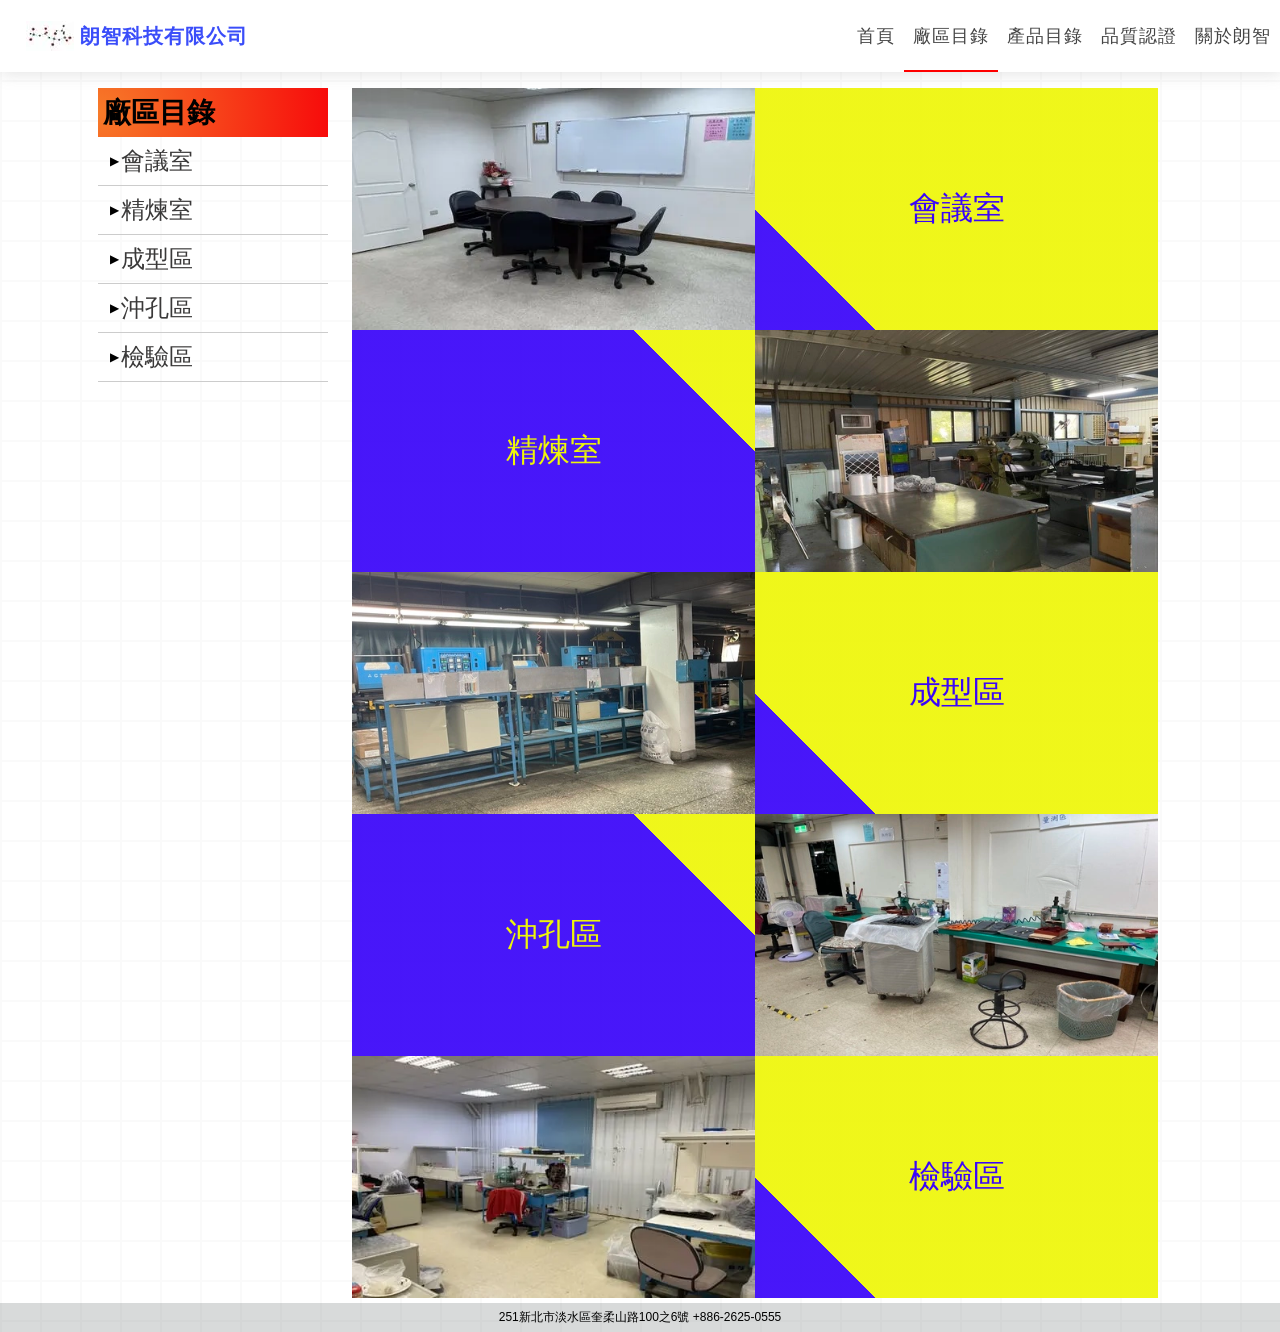
<file: index/factory.html>
<!DOCTYPE html>
<html lang="en">
<head>
   <meta charset="UTF-8">
   <meta name="viewport" content="width=device-width, initial-scale=1.0">
   <meta name="description" content="朗智科技,朗智科技有限公司,統編:16347416,地址:新北市淡水區下圭柔山100-6號,工廠,橡膠,代工,橡膠代工">
   <meta property="og:url" content="https://www.tlzru.com">
   <meta property="og:title" content="朗智科技有限公司">
   <meta property="og:description" content="朗智科技,朗智科技有限公司,統編:16347416,地址:新北市淡水區下圭柔山100-6號,工廠,橡膠,代工,橡膠代工">
   <meta property="og:image" content="https://img.onl/mMFTpM">
   <link rel="icon" href="../img/langzhiLogo.webp" type="image/icon type">
   <link rel="stylesheet" href="../header.css">
   <link rel="stylesheet" href="../index.css">
   <link rel="stylesheet" href="../rwd.css">
   <script async src="https://pagead2.googlesyndication.com/pagead/js/adsbygoogle.js?client=ca-pub-3478728486019426" crossorigin="anonymous"></script>
   <link rel="prefetch" href="factory/img/office01.webp">
   <link rel="prefetch" href="factory/img/office02.webp">
   <link rel="prefetch" href="factory/img/office03.webp">
   <link rel="prefetch" href="factory/img/office04.webp">
   <link rel="prefetch" href="factory/img/refinement01.webp">
   <link rel="prefetch" href="factory/img/refinement02.webp">
   <link rel="prefetch" href="factory/img/refinement03.webp">
   <link rel="prefetch" href="factory/img/refinement04.webp">
   <title>朗智科技有限公司</title>
   <style>
    /* 選單 */
    .factory {
      max-width: 1200px;
      width: 90%;
      margin: 0 auto 1em auto;
    }
    .factory .wrap {
      border: 1px solid rgba(108, 103, 103, 0.664);
      border-radius: 5px;
      position: relative;
    }
    .factory .display {
      flex-direction: column;
    }
    .factory .display ul {
      list-style-type: none;
      font-size: 1.3em;
    }
    .factory .display li {
      list-style-type: none;
      border-top: 1px solid rgba(102, 98, 98, 0.212);
      padding: .3em;
      cursor: pointer;
    }
    .factory .display li a{
      padding-left: .5em;
      color: #000;
    }
    .factory .display li:hover{
      background: rgba(189, 178, 178, 0.466);
      transition: .3s;
    }
    .factory .wrap > div:nth-child(1) {
      display: flex;
      justify-content: space-between;
      align-items: center;
      padding: .5em;
    }
    .factory h3 {
      font-size: 25px;
    }
    .triangle {
      font-size: 1em;
    }

    /* 圖片區和1024px選單區 */
    .container {
      max-width: 1200px;
      width: 90%;
      margin: 0 auto;
    }
    .container > .wrap {
      display: flex;
    }
    /* 1024px左邊選單區 */
    .container .option {
      width: 20%;
      font-size: 1.5em;
      padding-right: 1em;
      /* 
        為了置中使用padding-left， 
        因為右邊多了10%，所以平均分配左邊要隔5%，     
        還要扣掉padding-right的1em 
      */
      padding-left: calc(5% - 1em); 
    }
    .option h3 {
      background:radial-gradient(circle farthest-corner at left,rgb(247, 123, 41),rgb(247, 11, 11));
      padding: .2em;
    }
    .option ul li {
      display: flex;   /* 這邊設置flex為了讓圖標和自體置中 */
      align-items: center;
      border-bottom: 1px solid #ccc;
      list-style-type: none;
    }
    .option ul li a{
      line-height: 200%;
      color: rgb(58, 57, 57);
    }
    .option span {
      font-size: .5em;
      padding: 0 .2em 0 1em;
    }
    .option ul li a:hover {
      color:rgb(231, 33, 56);
      transition: 0s;
    }
    /* 變數 */
    .option .paddingL {
      padding: 0 .2em 0 1.5em;
    }
    /* 右邊廠所圖片區 */
    .office {
      width: 70%;
    }
    .office > div {
      width: 100%;
      display: flex;
      align-items: center;
      flex-wrap: wrap;
      background:linear-gradient(45deg, rgba(58, 5, 249, 0.93) 50%,rgba(238, 246, 9, 0.93) 50%);
    }
    .office .imgWrap {
      position: relative;
      width: 50%;
      padding-top: 30%;
    }
    .office img {
      position: absolute;
      top: 0;
      left: 0;
      display: block;
      width: 100%;
      height: 100%;
    }
    .office span {
      display: block;
      width: 50%;
      text-align: center;
      font-size: 2em;
    }
    .office span:nth-child(2) {
      color: rgba(58, 5, 249);
    }
    .office span:nth-child(1) {
      color: rgba(238, 246, 9);
    }
    @media screen and (min-width: 1025px) {
      #factory {
        display: none;
      }

      ins {
        margin-top: 10px;
      }
    }

    @media screen and (max-width: 1024px) {
      .option {
        display: none;
      }
      .office {
        width: 100%;
      }
    }
    /* 720px後把左右藍黃切換成標題 */
    @media screen and (max-width: 720px) {
      .office > div:not(:nth-of-type(2n)) {
        flex-direction: column-reverse;
      }
      .office > div:nth-child(2n) > span {
        color: rgba(58, 5, 249);
      }
      .office .imgWrap {
        width: 100%;
        padding-top: 60%;
      }
      .office img {
        width: 100%;
      }
      .office span {
        width: 100%;
        padding: .3em 0;
        font-size: 1.6em;
      }
    }
   </style>
</head>
<body>
  <input type="checkbox" id="stretchCheck">
  <header>
    <div>
      <a href="../index.html"><img src="../img/langzhiLogo.webp" alt="langzhiLogo"></a>
      <h1><a href="../index.html">朗智科技有限公司</a></h1>
    </div>
    <ul>
      <li><a href="../index.html">首頁</a></li>
      <li><a href="factory.html">廠區目錄</a></li>
      <li><a href="../index/product.html">產品目錄</a></li>
      <li><a href="certification.html">品質認證</a></li>
      <li><a href="about.html">關於朗智</a></li>
      <label for="stretchCheck">.</label>
    </ul>
    <span id="borderAnimate"></span>
  </header>
  </header>
   <!-- 按鈕切換用div -->
  <div id="stretchBlock">
    <a href="../index.html">首頁</a>
    <a href="factory.html">廠區目錄</a>
    <a href="../index/product.html">產品目錄</a>
    <a href="certification.html">品質認證</a>
    <a href="about.html">關於朗智</a>
  </div> 
  <!-- ------------ -->
  <section id="factory">
    <div class="factory">
      <div class="wrap">
        <div>
          <h3>廠區目錄</h3>
          <span class="triangle">▼</span>
        </div>
        <div class="display" style="display: none">
          <ul>
            <li><a href="factory/office.html">會議室</a></li>
            <li><a href="factory/refinement.html">精煉室</a></li>
            <li><a href="factory/molding.html">成型區</a></li>
            <li><a href="factory/punching.html">沖孔區</a></li>
            <li><a href="factory/qc.html">檢驗區</a></li>    
          </ul>
        </div>
      </div>
    </div>
  </section>

  <section class="container">
    <div class="wrap">
      <div class="option">
        <h3>廠區目錄</h3>
        <ul>
          <li><span>▶</span><a href="factory/office.html">會議室</a></li>
          <li><span>▶</span><a href="factory/refinement.html">精煉室</a></li>
          <li><span>▶</span><a href="factory/molding.html">成型區</a></li>
          <li><span>▶</span><a href="factory/punching.html">沖孔區</a></li>
          <li><span>▶</span><a href="factory/qc.html">檢驗區</a></li>
        </ul>
        <ins 
          class="adsbygoogle"
          style="display:block"
          data-ad-client="ca-pub-3478728486019426"
          data-ad-slot="8967473428"
          data-ad-format="auto"
          data-full-width-responsive="true">
        </ins>
        <script>
          if(document.body.offsetWidth > 1024) {
            (adsbygoogle = window.adsbygoogle || []).push({});
          }   
        </script>
      </div>
      <div class="office">
        <div>
          <div class="imgWrap"><img src="img/office.webp" alt="office"></div>
          <span>會議室</span>
        </div>
        <div>
          <span>精煉室</span>
          <div class="imgWrap"><img src="img/refinement.webp" alt="refinement"></div>
        </div>
        <div>
          <div class="imgWrap"><img src="img/molding.webp" alt="molding"></div>
          <span>成型區</span>
        </div>
        <div>
          <span>沖孔區</span>
          <div class="imgWrap"><img src="img/punching.webp" alt="punching"></div>
        </div>
        <div>
          <div class="imgWrap"><img src="factory/img/qc02.webp" alt="qc"></div>
          <span>檢驗區</span>
        </div>
      </div>
    </div>
  </section>
  <footer>251新北市淡水區奎柔山路100之6號 +886-2625-0555</footer>
</body>
<script src="../rwd.js"></script>
<script>
  // 1024px以下中間上面會出現下拉選單
  document.querySelector('.factory .wrap > div:nth-child(1)').addEventListener('click', () => {
    let triangle = document.querySelector('.triangle');
    let factory = document.querySelector('.factory .display');
    factory.style.display = factory.style.display === 'none' ? 'flex' : 'none'; 
    triangle.textContent = factory.style.display === 'none' ? '▼' : '▲';
    // 下拉選單打開後，body高度變高了，重新計算footer所需要的高度，並置底
    document.querySelector('footer').style = `top: ${document.body.scrollHeight+5}px;
                                               opacity: 1;`;
  })
  // 1024px的左側選單鼠標移入會浮動
  let optionAs = [...document.querySelectorAll('.option > ul li a')];
  let optionSpan = [...document.querySelectorAll('.option > ul li span')];
  let events = ['mouseover', 'mouseout'];
  // 1024px左側選單互動
  optionAs.forEach((a, i) => {
    events.forEach(event => {
      a.addEventListener(event, () => {
        optionSpan[i].classList.toggle('paddingL');
      });
    });
  });
  //1024px後的下拉選單
  let optionLis = [...document.querySelectorAll('.factory .wrap ul li')];
  let paths = ['factory/office.html', 'factory/refinement.html', 'factory/molding.html', 'factory/punching.html', 'factory/qc.html', '#'];
  optionLis.forEach((li, i) => {
    li.addEventListener('click', () => {
      location.href = paths[i];
    })
  })
</script>
</html>
</file>
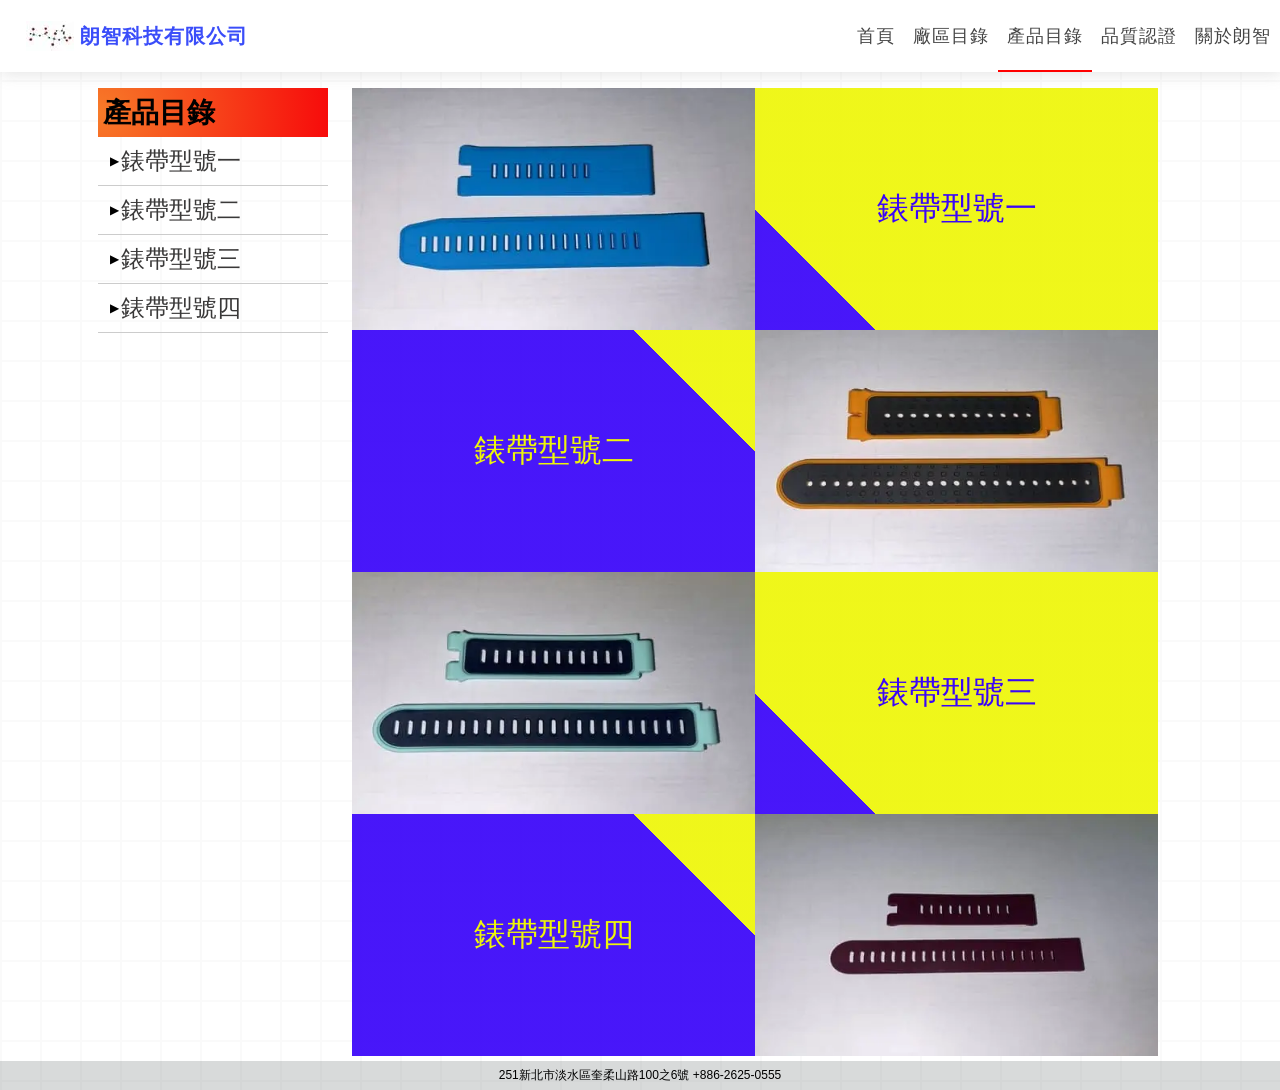
<file: index/product.html>
<!DOCTYPE html>
<html lang="en">
<head>
   <meta charset="UTF-8">
   <meta name="viewport" content="width=device-width, initial-scale=1.0">
   <meta name="description" content="朗智科技,朗智科技有限公司,統編:16347416,地址:新北市淡水區下圭柔山100-6號,工廠,橡膠,代工,橡膠代工">
   <meta property="og:url" content="https://www.tlzru.com">
   <meta property="og:title" content="朗智科技有限公司">
   <meta property="og:description" content="朗智科技,朗智科技有限公司,統編:16347416,地址:新北市淡水區下圭柔山100-6號,工廠,橡膠,代工,橡膠代工">
   <meta property="og:image" content="https://img.onl/mMFTpM">
   <link rel="icon" href="../../img/langzhiLogo.webp" type="image/icon type">
   <link rel="stylesheet" href="../../header.css">
   <link rel="stylesheet" href="../../index.css">
   <link rel="stylesheet" href="../../rwd.css">
   <script async src="https://pagead2.googlesyndication.com/pagead/js/adsbygoogle.js?client=ca-pub-3478728486019426" crossorigin="anonymous"></script>
   <title>朗智科技有限公司</title>
   <style>
    /* 選單 */
    .factory {
      max-width: 1200px;
      width: 90%;
      margin: 0 auto 1em auto;
    }
    .factory .wrap {
      border: 1px solid rgba(108, 103, 103, 0.664);
      border-radius: 5px;
      position: relative;
    }
    .factory .display {
      flex-direction: column;
    }
    .factory .display ul {
      list-style-type: none;
      font-size: 1.3em;
    }
    .factory .display li {
      list-style-type: none;
      border-top: 1px solid rgba(102, 98, 98, 0.212);
      padding: .3em;
      cursor: pointer;
    }
    .factory .display li a{
      padding-left: .5em;
      color: #000;
    }
    .factory .display li:hover{
      background: rgba(189, 178, 178, 0.466);
      transition: .3s;
    }
    .factory .wrap > div:nth-child(1) {
      display: flex;
      justify-content: space-between;
      align-items: center;
      padding: .5em;
    }
    .factory h3 {
      font-size: 25px;
    }
    .triangle {
      font-size: 1em;
    }

    /* 圖片區和1024px選單區 */
    .container {
      max-width: 1200px;
      width: 90%;
      margin: 0 auto;
    }
    .container > .wrap {
      display: flex;
    }
    /* 1024px左邊選單區 */
    .container .option {
      width: 20%;
      font-size: 1.5em;
      padding-right: 1em;
      /* 
        為了置中使用padding-left， 
        因為右邊多了10%，所以平均分配左邊要隔5%，     
        還要扣掉padding-right的1em 
      */
      padding-left: calc(5% - 1em); 
    }
    .option h3 {
      background:radial-gradient(circle farthest-corner at left,rgb(247, 123, 41),rgb(247, 11, 11));
      padding: .2em;
    }
    .option ul li {
      display: flex;   /* 這邊設置flex為了讓圖標和自體置中 */
      align-items: center;
      border-bottom: 1px solid #ccc;
      list-style-type: none;
    }
    .option ul li a{
      line-height: 200%;
      color: rgb(58, 57, 57);
    }
    .option span {
      font-size: .5em;
      padding: 0 .2em 0 1em;
    }
    .option ul li a:hover {
      color:rgb(231, 33, 56);
      transition: 0s;
    }
    /* 變數 */
    .option .paddingL {
      padding: 0 .2em 0 1.5em;
    }
    /* 右邊廠所圖片區 */
    .office {
      width: 70%;
    }
    .office > div {
      width: 100%;
      display: flex;
      align-items: center;
      flex-wrap: wrap;
      background:linear-gradient(45deg, rgba(58, 5, 249, 0.93) 50%,rgba(238, 246, 9, 0.93) 50%);
    }
    .office .imgWrap {
      position: relative;
      width: 50%;
      padding-top: 30%;
    }
    .office img {
      position: absolute;
      top: 0;
      left: 0;
      display: block;
      width: 100%;
      height: 100%;
    }
    .office span {
      display: block;
      width: 50%;
      text-align: center;
      font-size: 2em;
    }
    .office span:nth-child(2) {
      color: rgba(58, 5, 249);
    }
    .office span:nth-child(1) {
      color: rgba(238, 246, 9);
    }
    @media screen and (min-width: 1025px) {
      #factory {
        display: none;
      }

      ins {
        margin-top: 10px;
      }
    }

    @media screen and (max-width: 1024px) {
      .option {
        display: none;
      }
      .office {
        width: 100%;
      }
    }
    /* 720px後把左右藍黃切換成標題 */
    @media screen and (max-width: 720px) {
      .office > div:not(:nth-of-type(2n)) {
        flex-direction: column-reverse;
      }
      .office > div:nth-child(2n) > span {
        color: rgba(58, 5, 249);
      }
      .office .imgWrap {
        width: 100%;
        padding-top: 60%;
      }
      .office img {
        width: 100%;
      }
      .office span {
        width: 100%;
        padding: .3em 0;
        font-size: 1.6em;
      }
    }
   </style>
</head>
<body>
  <input type="checkbox" id="stretchCheck">
  <header>
    <div>
      <a href="../index.html"><img src="../img/langzhiLogo.webp" alt="langzhiLogo"></a>
      <h1><a href="../index.html">朗智科技有限公司</a></h1>
    </div>
    <ul>
      <li><a href="../index.html">首頁</a></li>
      <li><a href="factory.html">廠區目錄</a></li>
      <li><a href="product.html">產品目錄</a></li>
      <li><a href="certification.html">品質認證</a></li>
      <li><a href="about.html">關於朗智</a></li>
      <label for="stretchCheck">.</label>
    </ul>
    <span id="borderAnimate"></span>
  </header>
  </header>
   <!-- 按鈕切換用div -->
  <div id="stretchBlock">
    <a href="../index.html">首頁</a>
    <a href="factory.html">廠區目錄</a>
    <a href="product.html">產品目錄</a>
    <a href="certification.html">品質認證</a>
    <a href="about.html">關於朗智</a>
  </div> 
  <!------------------>
  <section id="factory">
    <div class="factory">
      <div class="wrap">
        <div>
          <h3>產品目錄</h3>
          <span class="triangle">▼</span>
        </div>
        <div class="display" style="display: none">
          <ul>
            <li><a href="product/watchband1.html">錶帶型號一</a></li>
            <li><a href="product/watchband2.html">錶帶型號二</a></li>
            <li><a href="product/watchband3.html">錶帶型號三</a></li>
            <li><a href="product/watchband4.html">錶帶型號四</a></li>
          </ul>
        </div>
      </div>
    </div>
  </section>

  <section class="container">
    <div class="wrap">
      <div class="option">
        <h3>產品目錄</h3>
        <ul>
          <li><span>▶</span><a href="product/watchband1.html">錶帶型號一</a></li>
          <li><span>▶</span><a href="product/watchband2.html">錶帶型號二</a></li>
          <li><span>▶</span><a href="product/watchband3.html">錶帶型號三</a></li>
          <li><span>▶</span><a href="product/watchband4.html">錶帶型號四</a></li>
        </ul>
        <ins 
          class="adsbygoogle"
          style="display:block"
          data-ad-client="ca-pub-3478728486019426"
          data-ad-slot="8967473428"
          data-ad-format="auto"
          data-full-width-responsive="true">
        </ins>
        <script>
          if(document.body.offsetWidth > 1024) {
            (adsbygoogle = window.adsbygoogle || []).push({});
          }   
        </script>
      </div>
      <div class="office">
        <div>
          <div class="imgWrap"><img src="product/img/watchband1.webp" alt="watchband1"></div>
          <span>錶帶型號一</span>
        </div>
        <div>
          <span>錶帶型號二</span>
          <div class="imgWrap"><img src="product/img/watchband3.webp" alt="watchband3"></div>
        </div>
        <div>
          <div class="imgWrap"><img src="product/img/watchband5.webp" alt="watchband5"></div>
          <span>錶帶型號三</span>
        </div>
        <div>
          <span>錶帶型號四</span>
          <div class="imgWrap"><img src="product/img/watchband13.webp" alt="watchband13"></div>
        </div>
      </div>
    </div>
  </section>
  <footer>251新北市淡水區奎柔山路100之6號 +886-2625-0555</footer>
</body>
<script src="../rwd.js"></script>
<script>
  // 1024px以下中間上面會出現下拉選單
  document.querySelector('.factory .wrap > div:nth-child(1)').addEventListener('click', () => {
    let triangle = document.querySelector('.triangle');
    let factory = document.querySelector('.factory .display');
    factory.style.display = factory.style.display === 'none' ? 'flex' : 'none'; 
    triangle.textContent = factory.style.display === 'none' ? '▼' : '▲';
    // 下拉選單打開後，body高度變高了，重新計算footer所需要的高度，並置底
    document.querySelector('footer').style = `top: ${document.body.scrollHeight+5}px;
                                               opacity: 1;`;
  })
  // 1024px的左側選單鼠標移入會浮動
  let optionAs = [...document.querySelectorAll('.option > ul li a')];
  let optionSpan = [...document.querySelectorAll('.option > ul li span')];
  let events = ['mouseover', 'mouseout'];
  // 1024px左側選單互動
  optionAs.forEach((a, i) => {
    events.forEach(event => {
      a.addEventListener(event, () => {
        optionSpan[i].classList.toggle('paddingL');
      });
    });
  });
  //1024px後的下拉選單
  let optionLis = [...document.querySelectorAll('.factory .wrap ul li')];
  let paths = ['product/watchband1.html', 'product/watchband2.html', 'product/watchband3.html', 'product/watchband4.html'];
  optionLis.forEach((li, i) => {
    li.addEventListener('click', () => {
      location.href = paths[i];
    })
  })
</script>
</html>
</file>
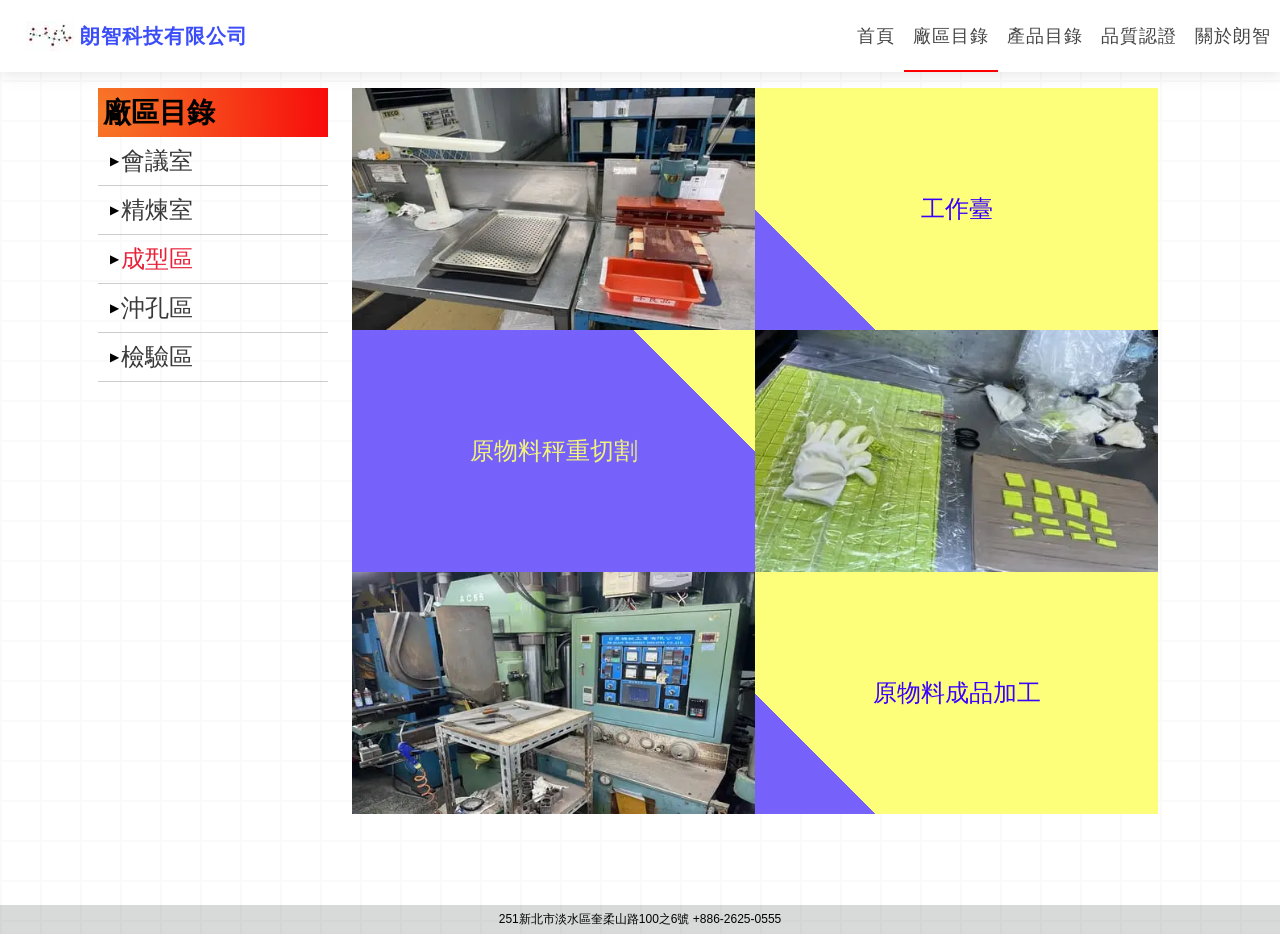
<file: index/factory/molding.html>
<!DOCTYPE html>
<html lang="en">
<head>
   <meta charset="UTF-8">
   <meta name="viewport" content="width=device-width, initial-scale=1.0">
   <link rel="icon" href="../../img/langzhiLogo.webp" type="image/icon type">
   <link rel="stylesheet" href="../../header.css">
   <link rel="stylesheet" href="../../index.css">
   <link rel="stylesheet" href="../../rwd.css">
   <script async src="https://pagead2.googlesyndication.com/pagead/js/adsbygoogle.js?client=ca-pub-3478728486019426" crossorigin="anonymous"></script>
   <title>朗智科技有限公司</title>
   <style>
    /* 選單 */
    .factory {
      max-width: 1200px;
      width: 90%;
      margin: 0 auto 1em auto;
    }
    .factory .wrap {
      border: 1px solid rgba(108, 103, 103, 0.664);
      border-radius: 5px;
      position: relative;
    }
    .factory .display {
      flex-direction: column;
    }
    .factory .display ul {
      list-style-type: none;
      font-size: 1.3em;
    }
    .factory .display li {
      list-style-type: none;
      border-top: 1px solid rgba(102, 98, 98, 0.212);
      padding: .3em;
      cursor: pointer;
    }
    .factory .display li a{
      padding-left: .5em;
      color: #000;
    }
    .factory .display li:hover{
      background: rgba(189, 178, 178, 0.466);
      transition: .3s;
    }
    .factory .wrap > div:nth-child(1) {
      display: flex;
      justify-content: space-between;
      align-items: center;
      padding: .5em;
    }
    .factory h3 {
      font-size: 25px;
    }
    .triangle {
      font-size: 1em;
    }

    /* 圖片區和1024px選單區 */
    .container {
      max-width: 1200px;
      width: 90%;
      margin: 0 auto;
    }
    .container > .wrap {
      display: flex;
    }
    /* 1024px左邊選單區 */
    .container .option {
      width: 20%;
      font-size: 1.5em;
      padding-right: 1em;
      /* 
        為了置中使用padding-left， 
        因為右邊多了10%，所以平均分配左邊要隔5%，     
        還要扣掉padding-right的1em 
      */
      padding-left: calc(5% - 1em); 
    }
    .option h3 {
      background:radial-gradient(circle farthest-corner at left,rgb(247, 123, 41),rgb(247, 11, 11));
      padding: .2em;
    }
    .option ul li {
      display: flex;   /* 這邊設置flex為了讓圖標和自體置中 */
      align-items: center;
      border-bottom: 1px solid #ccc;
      list-style-type: none;
    }
    .option ul li a {
      line-height: 200%;
      color: rgb(58, 57, 57);
    }
    .option ul li:nth-child(3) a {
      color: rgb(231, 33, 56);
    }
    .option span {
      font-size: .5em;
      padding: 0 .2em 0 1em;
    }
    .option ul li a:hover {
      color:rgb(231, 33, 56);
      transition: 0s;
    }
    /* 變數 */
    .option .paddingL {
      padding: 0 .2em 0 1.5em;
    }
    /* 右邊廠所圖片區 */
    .office {
      width: 70%;
    }
    .office > div {
      width: 100%;
      display: flex;
      justify-content: center;
      align-items: center;
      flex-wrap: wrap;
      background:linear-gradient(45deg, rgba(108, 86, 251, 0.93) 50%,rgba(253, 255, 112, 0.93) 50%);
    }
    .office .imgWrap {
      position: relative;
      width: 50%;
      padding-top: 30%;
    }
    .office img {
      position: absolute;
      top: 0;
      left: 0;
      display: block;
      width: 100%;
      height: 100%;
    }
    .office div div {
      width: 50%;
      display: flex;
      justify-content: center;
    }
    .office div div span {
      width: 80%;
      font-size: 1.5em;
      text-align: center;
    }
    .office div div:nth-child(2) span {
      color: rgb(55, 0, 255)
    }
    .office div div:nth-child(1) span {
      color: rgb(253, 255, 112, 0.93);
    }
    @media screen and (min-width: 1025px) {
      #factory {
        display: none;
      }

      ins {
        margin-top: 10px;
      }
    }

    @media screen and (max-width: 1024px) {
      .option {
        display: none;
      }
      .office {
        width: 100%;
      }
    }
    /* 720px後把左右藍黃切換成標題 */
    @media screen and (max-width: 720px) {
      .office > div:not(:nth-of-type(2n)) {
        flex-direction: column-reverse;
      }
      .office > div > div:nth-child(1) span {
        color: rgba(58, 5, 249, 0.93);
      }
      .office > div {
        justify-content: flex-end;
        align-items: flex-end;
      }
      .office > div > div {
        width: 90%;
        justify-content: flex-end;
      }
      .office .imgWrap {
        width: 100%;
        padding-top: 60%;
      }
      .office img {
        width: 100%;
      }
      .office span {
        width: 100%;
        padding: .3em 0;
      }
      .office div div span {
        font-size: 1.3em;
      }
    }
   </style>
</head>
<body>
  <input type="checkbox" id="stretchCheck">
  <header>
    <div>
      <a href="../../index.html"><img src="../../img/langzhiLogo.webp" alt="langzhiLogo"></a>
      <h1><a href="../../index.html">朗智科技有限公司</a></h1>
    </div>
    <ul>
      <li><a href="../../index.html">首頁</a></li>
      <li><a href="../factory.html">廠區目錄</a></li>
      <li><a href="../product.html">產品目錄</a></li>
      <li><a href="../certification.html">品質認證</a></li>
      <li><a href="../about.html">關於朗智</a></li>
      <label for="stretchCheck">.</label>
    </ul>
    <span id="borderAnimate"></span>
  </header>
   <!-- 按鈕切換用div -->
  <div id="stretchBlock">
    <a href="../../index.html">首頁</a>
    <a href="../factory.html">廠區目錄</a>
    <a href="../product.html">產品目錄</a>
    <a href="../certification.html">品質認證</a>
    <a href="../about.html">關於朗智</a>
  </div> 
  <!------------------>
  <section id="factory">
    <div class="factory">
      <div class="wrap">
        <div>
          <h3>廠區目錄</h3>
          <span class="triangle">▼</span>
        </div>
        <div class="display" style="display: none">
          <ul>
            <li><a href="office.html">會議室</a></li>
            <li><a href="refinement.html">精煉室</a></li>
            <li><a href="molding.html">成型區</a></li>
            <li><a href="punching.html">沖孔區</a></li>
            <li><a href="qc.html">檢驗區</a></li>    
          </ul>
        </div>
      </div>
    </div>
  </section>

  <section class="container">
    <div class="wrap">
      <div class="option">
        <h3>廠區目錄</h3>
        <ul>
          <li><span>▶</span><a href="office.html">會議室</a></li>
          <li><span>▶</span><a href="refinement.html">精煉室</a></li>
          <li><span>▶</span><a href="molding.html">成型區</a></li>
          <li><span>▶</span><a href="punching.html">沖孔區</a></li>
          <li><span>▶</span><a href="qc.html">檢驗區</a></li>
        </ul>
        <ins 
          class="adsbygoogle"
          style="display:block"
          data-ad-client="ca-pub-3478728486019426"
          data-ad-slot="8967473428"
          data-ad-format="auto"
          data-full-width-responsive="true">
        </ins>
        <script>
          if(document.body.offsetWidth > 1024) {
            (adsbygoogle = window.adsbygoogle || []).push({});
          }   
        </script>
      </div>
      <div class="office">
        <div>
          <div class="imgWrap"><img src="img/molding01.webp" alt="molding01"></div>
          <div><span>工作臺</span></div>
        </div>
        <div>
          <div><span>原物料秤重切割</span></div>
          <div class="imgWrap"><img src="img/molding02.webp" alt="molding02"></div>
        </div>
        <div>
          <div class="imgWrap"><img src="img/molding03.webp" alt="molding03"></div>
          <div><span>原物料成品加工</span></div>
        </div>
      </div>
    </div>
  </section>
  <footer>251新北市淡水區奎柔山路100之6號 +886-2625-0555</footer>
</body>
<script src="../../rwd.js"></script>
<script>
  // 1024px以下中間上面會出現下拉選單
  document.querySelector('.factory .wrap > div:nth-child(1)').addEventListener('click', () => {
    let triangle = document.querySelector('.triangle');
    let factory = document.querySelector('.factory .display');
    factory.style.display = factory.style.display === 'none' ? 'flex' : 'none'; 
    triangle.textContent = factory.style.display === 'none' ? '▼' : '▲';
  })
  // 1024px的左側選單鼠標移入會浮動
  let optionAs = [...document.querySelectorAll('.option > ul li a')];
  let optionSpan = [...document.querySelectorAll('.option > ul li span')];
  let events = ['mouseover', 'mouseout'];
  // 左側選單互動
  optionAs.forEach((a, i) => {
    events.forEach(event => {
      a.addEventListener(event, () => {
        optionSpan[i].classList.toggle('paddingL');
      });
    });
  });
  //1024px後的下拉選單
  let optionLis = [...document.querySelectorAll('.factory .wrap ul li')];
  let paths = ['office.html', 'refinement.html', 'molding.html', 'punching.html', 'qc.html', '#'];
  optionLis.forEach((li, i) => {
    li.addEventListener('click', () => {
      location.href = paths[i];
    })
  })

</script>
</html>
</file>
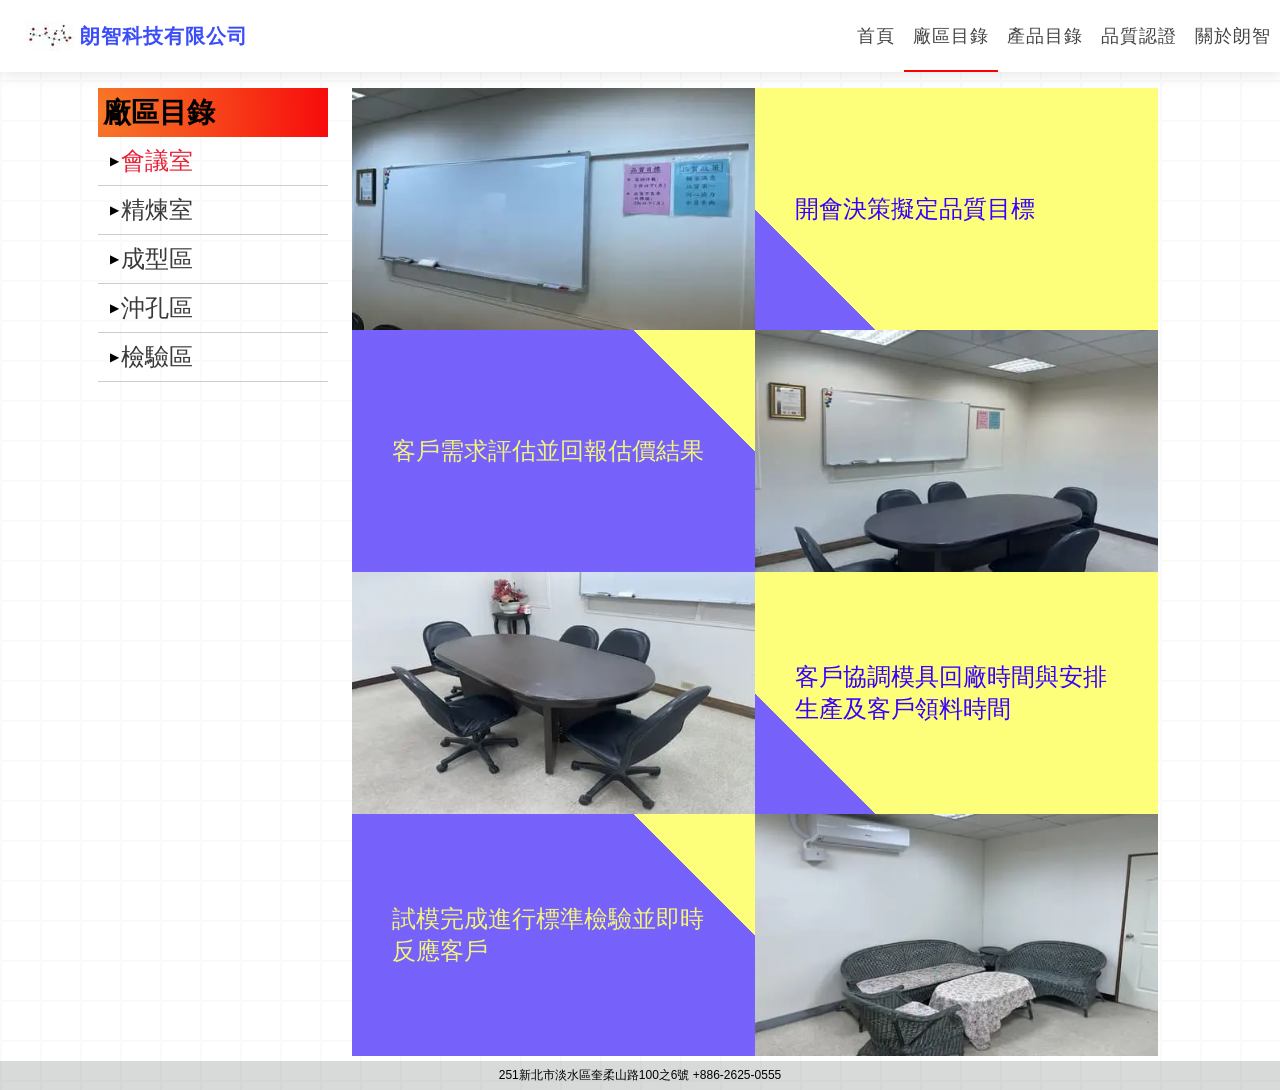
<file: index/factory/office.html>
<!DOCTYPE html>
<html lang="en">
<head>
   <meta charset="UTF-8">
   <meta name="viewport" content="width=device-width, initial-scale=1.0">
   <link rel="icon" href="../../img/langzhiLogo.webp" type="image/icon type">
   <link rel="stylesheet" href="../../header.css">
   <link rel="stylesheet" href="../../index.css">
   <link rel="stylesheet" href="../../rwd.css">
   <script async src="https://pagead2.googlesyndication.com/pagead/js/adsbygoogle.js?client=ca-pub-3478728486019426" crossorigin="anonymous"></script>
   <title>朗智科技有限公司</title>
   <style>
    /* 選單 */
    .factory {
      max-width: 1200px;
      width: 90%;
      margin: 0 auto 1em auto;
    }
    .factory .wrap {
      border: 1px solid rgba(108, 103, 103, 0.664);
      border-radius: 5px;
      position: relative;
    }
    .factory .display {
      flex-direction: column;
    }
    .factory .display ul {
      list-style-type: none;
      font-size: 1.3em;
    }
    .factory .display li {
      list-style-type: none;
      border-top: 1px solid rgba(102, 98, 98, 0.212);
      padding: .3em;
      cursor: pointer;
    }
    .factory .display li a{
      padding-left: .5em;
      color: #000;
    }
    .factory .display li:hover{
      background: rgba(189, 178, 178, 0.466);
      transition: .3s;
    }
    .factory .wrap > div:nth-child(1) {
      display: flex;
      justify-content: space-between;
      align-items: center;
      padding: .5em;
    }
    .factory h3 {
      font-size: 25px;
    }
    .triangle {
      font-size: 1em;
    }

    /* 圖片區和1024px選單區 */
    .container {
      max-width: 1200px;
      width: 90%;
      margin: 0 auto;
    }
    .container > .wrap {
      display: flex;
    }
    /* 1024px左邊選單區 */
    .container .option {
      width: 20%;
      font-size: 1.5em;
      padding-right: 1em;
      /* 
        為了置中使用padding-left， 
        因為右邊多了10%，所以平均分配左邊要隔5%，     
        還要扣掉padding-right的1em 
      */
      padding-left: calc(5% - 1em); 
    }
    .option h3 {
      background:radial-gradient(circle farthest-corner at left,rgb(247, 123, 41),rgb(247, 11, 11));
      padding: .2em;
    }
    .option ul li {
      display: flex;   /* 這邊設置flex為了讓圖標和自體置中 */
      align-items: center;
      border-bottom: 1px solid #ccc;
      list-style-type: none;
    }
    .option ul li a {
      line-height: 200%;
      color: rgb(58, 57, 57);
    }
    .option ul li:nth-child(1) a {
      color: rgb(231, 33, 56);
    }
    .option span {
      font-size: .5em;
      padding: 0 .2em 0 1em;
    }
    .option ul li a:hover {
      color:rgb(231, 33, 56);
      transition: 0s;
    }
    /* 變數 */
    .option .paddingL {
      padding: 0 .2em 0 1.5em;
    }
    /* 右邊廠所圖片區 */
    .office {
      width: 70%;
    }
    .office > div {
      width: 100%;
      display: flex;
      justify-content: center;
      align-items: center;
      flex-wrap: wrap;
      background:linear-gradient(45deg, rgba(108, 86, 251, 0.93) 50%,rgba(253, 255, 112, 0.93) 50%);
    }
    .office .imgWrap {
      position: relative;
      width: 50%;
      padding-top: 30%;
    }
    .office img {
      position: absolute;
      top: 0;
      left: 0;
      display: block;
      width: 100%;
      height: 100%;
    }
    .office div div {
      width: 50%;
      display: flex;
      justify-content: center;
    }
    .office div div span {
      width: 80%;
      font-size: 1.5em;
    }
    .office div div:nth-child(2) span {
      color: rgb(55, 0, 255)
    }
    .office div div:nth-child(1) span {
      color: rgb(253, 255, 112, 0.93);
    }
    @media screen and (min-width: 1025px) {
      #factory {
        display: none;
      }

      ins {
        margin-top: 10px;
      }
    }

    @media screen and (max-width: 1024px) {
      .option {
        display: none;
      }
      .office {
        width: 100%;
      }
    }
    /* 720px後把左右藍黃切換成標題 */
    @media screen and (max-width: 720px) {
      .office > div:not(:nth-of-type(2n)) {
        flex-direction: column-reverse;
      }
      .office > div > div:nth-child(1) span {
        color: rgba(58, 5, 249, 0.93);
      }
      .office > div {
        justify-content: flex-end;
        align-items: flex-end;
      }
      .office > div > div {
        width: 90%;
        justify-content: flex-end;
      }
      .office .imgWrap {
        width: 100%;
        padding-top: 60%;
      }
      .office img {
        width: 100%;
      }
      .office span {
        width: 100%;
        padding: .3em 0;
      }
      .office div div span {
        font-size: 1.3em;
      }
    }
   </style>
</head>
<body>
  <input type="checkbox" id="stretchCheck">
  <header>
    <div>
      <a href="../../index.html"><img src="../../img/langzhiLogo.webp" alt="langzhiLogo"></a>
      <h1><a href="../../index.html">朗智科技有限公司</a></h1>
    </div>
    <ul>
      <li><a href="../../index.html">首頁</a></li>
      <li><a href="../factory.html">廠區目錄</a></li>
      <li><a href="../product.html">產品目錄</a></li>
      <li><a href="../certification.html">品質認證</a></li>
      <li><a href="../about.html">關於朗智</a></li>
      <label for="stretchCheck">.</label>
    </ul>
    <span id="borderAnimate"></span>
  </header>
   <!-- 按鈕切換用div -->
  <div id="stretchBlock">
    <a href="../../index.html">首頁</a>
    <a href="../factory.html">廠區目錄</a>
    <a href="../product.html">產品目錄</a>
    <a href="../certification.html">品質認證</a>
    <a href="../about.html">關於朗智</a>
  </div> 
  <!------------------>
  <section id="factory">
    <div class="factory">
      <div class="wrap">
        <div>
          <h3>廠區目錄</h3>
          <span class="triangle">▼</span>
        </div>
        <div class="display" style="display: none">
          <ul>
            <li><a href="office.html">會議室</a></li>
            <li><a href="refinement.html">精煉室</a></li>
            <li><a href="molding.html">成型區</a></li>
            <li><a href="punching.html">沖孔區</a></li>
            <li><a href="qc.html">檢驗區</a></li>    
          </ul>
        </div>
      </div>
    </div>
  </section>

  <section class="container">
    <div class="wrap">
      <div class="option">
        <h3>廠區目錄</h3>
        <ul>
          <li><span>▶</span><a href="office.html">會議室</a></li>
          <li><span>▶</span><a href="refinement.html">精煉室</a></li>
          <li><span>▶</span><a href="molding.html">成型區</a></li>
          <li><span>▶</span><a href="punching.html">沖孔區</a></li>
          <li><span>▶</span><a href="qc.html">檢驗區</a></li>
        </ul>
        <ins 
          class="adsbygoogle"
          style="display:block"
          data-ad-client="ca-pub-3478728486019426"
          data-ad-slot="8967473428"
          data-ad-format="auto"
          data-full-width-responsive="true">
        </ins>
        <script>
          if(document.body.offsetWidth > 1024) {
            (adsbygoogle = window.adsbygoogle || []).push({});
          }   
        </script>
      </div>
      <div class="office">
        <div>
          <div class="imgWrap"><img src="img/office01.webp" alt="office01"></div>
          <div><span>開會決策擬定品質目標</span></div>
        </div>
        <div>
          <div><span>客戶需求評估並回報估價結果</span></div>
          <div class="imgWrap"><img src="img/office02.webp" alt="office02"></div>
        </div>
        <div>
          <div class="imgWrap"><img src="img/office03.webp" alt="office03"></div>
          <div><span>客戶協調模具回廠時間與安排生產及客戶領料時間</span></div>
        </div>
        <div>
          <div><span>試模完成進行標準檢驗並即時反應客戶</span></div>
          <div class="imgWrap"><img src="img/office04.webp" alt="office04"></div>
        </div>
      </div>
    </div>
  </section>
  <footer>251新北市淡水區奎柔山路100之6號 +886-2625-0555</footer>
</body>
<script src="../../rwd.js"></script>
<script>
  // 1024px以下中間上面會出現下拉選單
  document.querySelector('.factory .wrap > div:nth-child(1)').addEventListener('click', () => {
    let triangle = document.querySelector('.triangle');
    let factory = document.querySelector('.factory .display');
    factory.style.display = factory.style.display === 'none' ? 'flex' : 'none'; 
    triangle.textContent = factory.style.display === 'none' ? '▼' : '▲';
  })
  // 1024px的左側選單鼠標移入會浮動
  let optionAs = [...document.querySelectorAll('.option > ul li a')];
  let optionSpan = [...document.querySelectorAll('.option > ul li span')];
  let events = ['mouseover', 'mouseout'];
  // 左側選單互動
  optionAs.forEach((a, i) => {
    events.forEach(event => {
      a.addEventListener(event, () => {
        optionSpan[i].classList.toggle('paddingL');
      });
    });
  });
  //1024px後的下拉選單
  let optionLis = [...document.querySelectorAll('.factory .wrap ul li')];
  let paths = ['office.html', 'refinement.html', 'molding.html', 'punching.html', 'qc.html', '#'];
  optionLis.forEach((li, i) => {
    li.addEventListener('click', () => {
      location.href = paths[i];
    })
  })

</script>
</html>
</file>
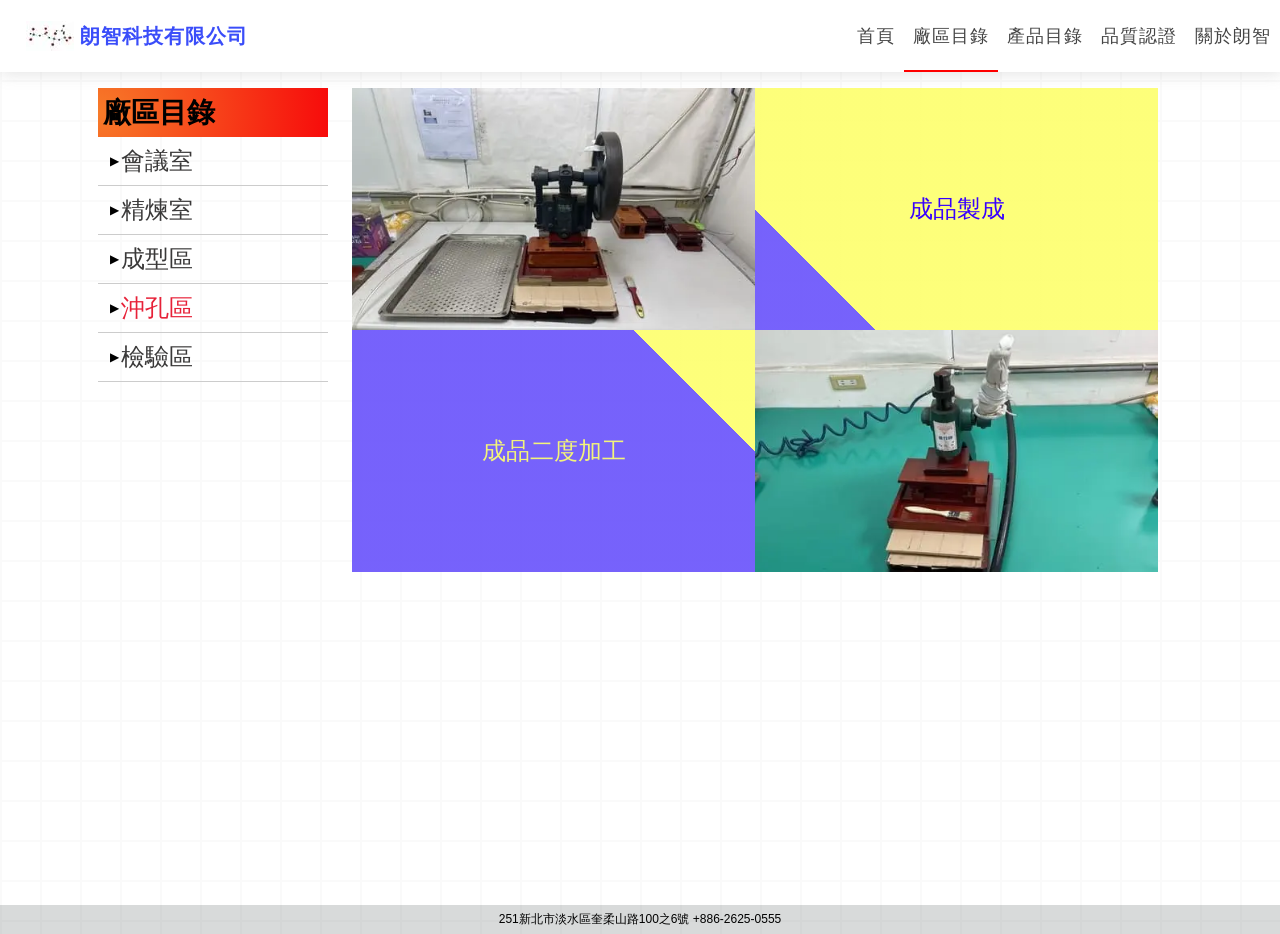
<file: index/factory/punching.html>
<!DOCTYPE html>
<html lang="en">
<head>
   <meta charset="UTF-8">
   <meta name="viewport" content="width=device-width, initial-scale=1.0">
   <link rel="icon" href="../../img/langzhiLogo.webp" type="image/icon type">
   <link rel="stylesheet" href="../../header.css">
   <link rel="stylesheet" href="../../index.css">
   <link rel="stylesheet" href="../../rwd.css">
   <script async src="https://pagead2.googlesyndication.com/pagead/js/adsbygoogle.js?client=ca-pub-3478728486019426" crossorigin="anonymous"></script>
   <title>朗智科技有限公司</title>
   <style>
    /* 選單 */
    .factory {
      max-width: 1200px;
      width: 90%;
      margin: 0 auto 1em auto;
    }
    .factory .wrap {
      border: 1px solid rgba(108, 103, 103, 0.664);
      border-radius: 5px;
      position: relative;
    }
    .factory .display {
      flex-direction: column;
    }
    .factory .display ul {
      list-style-type: none;
      font-size: 1.3em;
    }
    .factory .display li {
      list-style-type: none;
      border-top: 1px solid rgba(102, 98, 98, 0.212);
      padding: .3em;
      cursor: pointer;
    }
    .factory .display li a{
      padding-left: .5em;
      color: #000;
    }
    .factory .display li:hover{
      background: rgba(189, 178, 178, 0.466);
      transition: .3s;
    }
    .factory .wrap > div:nth-child(1) {
      display: flex;
      justify-content: space-between;
      align-items: center;
      padding: .5em;
    }
    .factory h3 {
      font-size: 25px;
    }
    .triangle {
      font-size: 1em;
    }

    /* 圖片區和1024px選單區 */
    .container {
      max-width: 1200px;
      width: 90%;
      margin: 0 auto;
    }
    .container > .wrap {
      display: flex;
    }
    /* 1024px左邊選單區 */
    .container .option {
      width: 20%;
      font-size: 1.5em;
      padding-right: 1em;
      /* 
        為了置中使用padding-left， 
        因為右邊多了10%，所以平均分配左邊要隔5%，     
        還要扣掉padding-right的1em 
      */
      padding-left: calc(5% - 1em); 
    }
    .option h3 {
      background:radial-gradient(circle farthest-corner at left,rgb(247, 123, 41),rgb(247, 11, 11));
      padding: .2em;
    }
    .option ul li {
      display: flex;   /* 這邊設置flex為了讓圖標和自體置中 */
      align-items: center;
      border-bottom: 1px solid #ccc;
      list-style-type: none;
    }
    .option ul li a {
      line-height: 200%;
      color: rgb(58, 57, 57);
    }
    .option ul li:nth-child(4) a {
      color: rgb(231, 33, 56);
    }
    .option span {
      font-size: .5em;
      padding: 0 .2em 0 1em;
    }
    .option ul li a:hover {
      color:rgb(231, 33, 56);
      transition: 0s;
    }
    /* 變數 */
    .option .paddingL {
      padding: 0 .2em 0 1.5em;
    }
    /* 右邊廠所圖片區 */
    .office {
      width: 70%;
    }
    .office > div {
      width: 100%;
      display: flex;
      justify-content: center;
      align-items: center;
      flex-wrap: wrap;
      background:linear-gradient(45deg, rgba(108, 86, 251, 0.93) 50%,rgba(253, 255, 112, 0.93) 50%);
    }
    .office .imgWrap {
      position: relative;
      width: 50%;
      padding-top: 30%;
    }
    .office img {
      position: absolute;
      top: 0;
      left: 0;
      display: block;
      width: 100%;
      height: 100%;
    }
    .office div div {
      width: 50%;
      display: flex;
      justify-content: center;
    }
    .office div div span {
      width: 80%;
      font-size: 1.5em;
      text-align: center;
    }
    .office div div:nth-child(2) span {
      color: rgb(55, 0, 255)
    }
    .office div div:nth-child(1) span {
      color: rgb(253, 255, 112, 0.93);
    }
    @media screen and (min-width: 1025px) {
      #factory {
        display: none;
      }

      ins {
        margin-top: 10px;
      }
    }

    @media screen and (max-width: 1024px) {
      .option {
        display: none;
      }
      .office {
        width: 100%;
      }
    }
    /* 720px後把左右藍黃切換成標題 */
    @media screen and (max-width: 720px) {
      .office > div:not(:nth-of-type(2n)) {
        flex-direction: column-reverse;
      }
      .office > div > div:nth-child(1) span {
        color: rgba(58, 5, 249, 0.93);
      }
      .office > div {
        justify-content: flex-end;
        align-items: flex-end;
      }
      .office > div > div {
        width: 90%;
        justify-content: flex-end;
      }
      .office .imgWrap {
        width: 100%;
        padding-top: 60%;
      }
      .office img {
        width: 100%;
      }
      .office span {
        width: 100%;
        padding: .3em 0;
      }
      .office div div span {
        font-size: 1.3em;
      }
    }
   </style>
</head>
<body>
  <input type="checkbox" id="stretchCheck">
  <header>
    <div>
      <a href="../../index.html"><img src="../../img/langzhiLogo.webp" alt="langzhiLogo"></a>
      <h1><a href="../../index.html">朗智科技有限公司</a></h1>
    </div>
    <ul>
      <li><a href="../../index.html">首頁</a></li>
      <li><a href="../factory.html">廠區目錄</a></li>
      <li><a href="../product.html">產品目錄</a></li>
      <li><a href="../certification.html">品質認證</a></li>
      <li><a href="../about.html">關於朗智</a></li>
      <label for="stretchCheck">.</label>
    </ul>
    <span id="borderAnimate"></span>
  </header>
   <!-- 按鈕切換用div -->
  <div id="stretchBlock">
    <a href="../../index.html">首頁</a>
    <a href="../factory.html">廠區目錄</a>
    <a href="../product.html">產品目錄</a>
    <a href="../certification.html">品質認證</a>
    <a href="../about.html">關於朗智</a>
  </div> 
  <!------------------>
  <section id="factory">
    <div class="factory">
      <div class="wrap">
        <div>
          <h3>廠區目錄</h3>
          <span class="triangle">▼</span>
        </div>
        <div class="display" style="display: none">
          <ul>
            <li><a href="office.html">會議室</a></li>
            <li><a href="refinement.html">精煉室</a></li>
            <li><a href="molding.html">成型區</a></li>
            <li><a href="punching.html">沖孔區</a></li>
            <li><a href="qc.html">檢驗區</a></li>    
          </ul>
        </div>
      </div>
    </div>
  </section>

  <section class="container">
    <div class="wrap">
      <div class="option">
        <h3>廠區目錄</h3>
        <ul>
          <li><span>▶</span><a href="office.html">會議室</a></li>
          <li><span>▶</span><a href="refinement.html">精煉室</a></li>
          <li><span>▶</span><a href="molding.html">成型區</a></li>
          <li><span>▶</span><a href="punching.html">沖孔區</a></li>
          <li><span>▶</span><a href="qc.html">檢驗區</a></li>
        </ul>
        <ins 
          class="adsbygoogle"
          style="display:block"
          data-ad-client="ca-pub-3478728486019426"
          data-ad-slot="8967473428"
          data-ad-format="auto"
          data-full-width-responsive="true">
        </ins>
        <script>
          if(document.body.offsetWidth > 1024) {
            (adsbygoogle = window.adsbygoogle || []).push({});
          }   
        </script>
      </div>
      <div class="office">
        <div>
          <div class="imgWrap"><img src="img/punching01.webp" alt="punching01"></div>
          <div><span>成品製成</span></div>
        </div>
        <div>
          <div><span>成品二度加工</span></div>
          <div class="imgWrap"><img src="img/punching02.webp" alt="punching02"></div>
        </div>
      </div>
    </div>
  </section>
  <footer>251新北市淡水區奎柔山路100之6號 +886-2625-0555</footer>
</body>
<script src="../../rwd.js"></script>
<script>
  // 1024px以下中間上面會出現下拉選單
  document.querySelector('.factory .wrap > div:nth-child(1)').addEventListener('click', () => {
    let triangle = document.querySelector('.triangle');
    let factory = document.querySelector('.factory .display');
    factory.style.display = factory.style.display === 'none' ? 'flex' : 'none'; 
    triangle.textContent = factory.style.display === 'none' ? '▼' : '▲';
  })
  // 1024px的左側選單鼠標移入會浮動
  let optionAs = [...document.querySelectorAll('.option > ul li a')];
  let optionSpan = [...document.querySelectorAll('.option > ul li span')];
  let events = ['mouseover', 'mouseout'];
  // 左側選單互動
  optionAs.forEach((a, i) => {
    events.forEach(event => {
      a.addEventListener(event, () => {
        optionSpan[i].classList.toggle('paddingL');
      });
    });
  });
  //1024px後的下拉選單
  let optionLis = [...document.querySelectorAll('.factory .wrap ul li')];
  let paths = ['office.html', 'refinement.html', 'molding.html', 'punching.html', 'qc.html', '#'];
  optionLis.forEach((li, i) => {
    li.addEventListener('click', () => {
      location.href = paths[i];
    })
  })

</script>
</html>
</file>
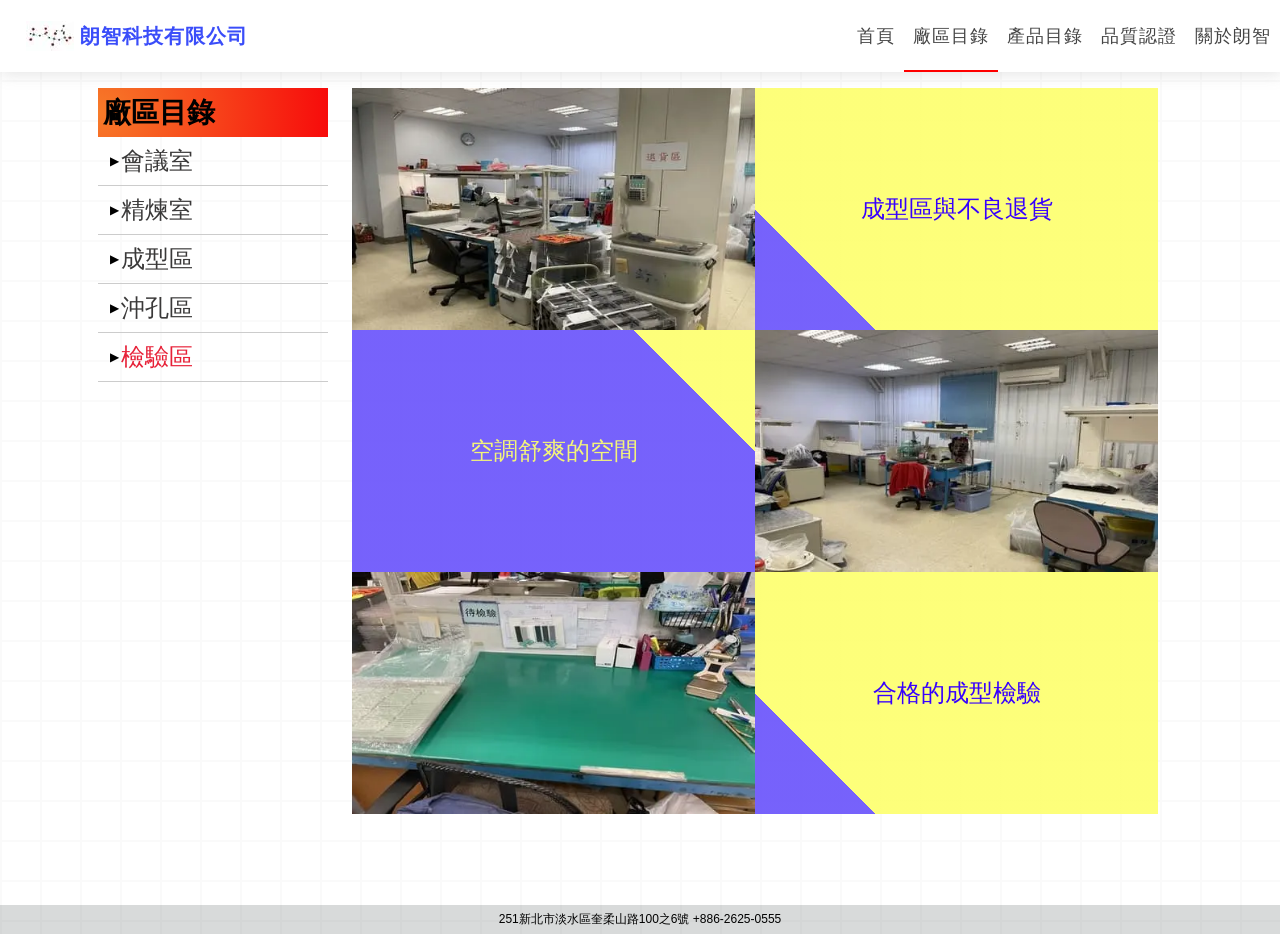
<file: index/factory/qc.html>
<!DOCTYPE html>
<html lang="en">
<head>
   <meta charset="UTF-8">
   <meta name="viewport" content="width=device-width, initial-scale=1.0">
   <link rel="icon" href="../../img/langzhiLogo.webp" type="image/icon type">
   <link rel="stylesheet" href="../../header.css">
   <link rel="stylesheet" href="../../index.css">
   <link rel="stylesheet" href="../../rwd.css">
   <script async src="https://pagead2.googlesyndication.com/pagead/js/adsbygoogle.js?client=ca-pub-3478728486019426" crossorigin="anonymous"></script>
   <title>朗智科技有限公司</title>
   <style>
    /* 選單 */
    .factory {
      max-width: 1200px;
      width: 90%;
      margin: 0 auto 1em auto;
    }
    .factory .wrap {
      border: 1px solid rgba(108, 103, 103, 0.664);
      border-radius: 5px;
      position: relative;
    }
    .factory .display {
      flex-direction: column;
    }
    .factory .display ul {
      list-style-type: none;
      font-size: 1.3em;
    }
    .factory .display li {
      list-style-type: none;
      border-top: 1px solid rgba(102, 98, 98, 0.212);
      padding: .3em;
      cursor: pointer;
    }
    .factory .display li a{
      padding-left: .5em;
      color: #000;
    }
    .factory .display li:hover{
      background: rgba(189, 178, 178, 0.466);
      transition: .3s;
    }
    .factory .wrap > div:nth-child(1) {
      display: flex;
      justify-content: space-between;
      align-items: center;
      padding: .5em;
    }
    .factory h3 {
      font-size: 25px;
    }
    .triangle {
      font-size: 1em;
    }

    /* 圖片區和1024px選單區 */
    .container {
      max-width: 1200px;
      width: 90%;
      margin: 0 auto;
    }
    .container > .wrap {
      display: flex;
    }
    /* 1024px左邊選單區 */
    .container .option {
      width: 20%;
      font-size: 1.5em;
      padding-right: 1em;
      /* 
        為了置中使用padding-left， 
        因為右邊多了10%，所以平均分配左邊要隔5%，     
        還要扣掉padding-right的1em 
      */
      padding-left: calc(5% - 1em); 
    }
    .option h3 {
      background:radial-gradient(circle farthest-corner at left,rgb(247, 123, 41),rgb(247, 11, 11));
      padding: .2em;
    }
    .option ul li {
      display: flex;   /* 這邊設置flex為了讓圖標和自體置中 */
      align-items: center;
      border-bottom: 1px solid #ccc;
      list-style-type: none;
    }
    .option ul li a {
      line-height: 200%;
      color: rgb(58, 57, 57);
    }
    .option ul li:nth-child(5) a {
      color: rgb(231, 33, 56);
    }
    .option span {
      font-size: .5em;
      padding: 0 .2em 0 1em;
    }
    .option ul li a:hover {
      color:rgb(231, 33, 56);
      transition: 0s;
    }
    /* 變數 */
    .option .paddingL {
      padding: 0 .2em 0 1.5em;
    }
    /* 右邊廠所圖片區 */
    .office {
      width: 70%;
    }
    .office > div {
      width: 100%;
      display: flex;
      justify-content: center;
      align-items: center;
      flex-wrap: wrap;
      background:linear-gradient(45deg, rgba(108, 86, 251, 0.93) 50%,rgba(253, 255, 112, 0.93) 50%);
    }
    .office .imgWrap {
      position: relative;
      width: 50%;
      padding-top: 30%;
    }
    .office img {
      position: absolute;
      top: 0;
      left: 0;
      display: block;
      width: 100%;
      height: 100%;
    }
    .office div div {
      width: 50%;
      display: flex;
      justify-content: center;
    }
    .office div div span {
      width: 80%;
      font-size: 1.5em;
      text-align: center;
    }
    .office div div:nth-child(2) span {
      color: rgb(55, 0, 255)
    }
    .office div div:nth-child(1) span {
      color: rgb(253, 255, 112, 0.93);
    }
    @media screen and (min-width: 1025px) {
      #factory {
        display: none;
      }

      ins {
        margin-top: 10px;
      }
    }

    @media screen and (max-width: 1024px) {
      .option {
        display: none;
      }
      .office {
        width: 100%;
      }
    }
    /* 720px後把左右藍黃切換成標題 */
    @media screen and (max-width: 720px) {
      .office > div:not(:nth-of-type(2n)) {
        flex-direction: column-reverse;
      }
      .office > div > div:nth-child(1) span {
        color: rgba(58, 5, 249, 0.93);
      }
      .office > div {
        justify-content: flex-end;
        align-items: flex-end;
      }
      .office > div > div {
        width: 90%;
        justify-content: flex-end;
      }
      .office .imgWrap {
        width: 100%;
        padding-top: 60%;
      }
      .office img {
        width: 100%;
      }
      .office span {
        width: 100%;
        padding: .3em 0;
      }
      .office div div span {
        font-size: 1.3em;
      }
    }
   </style>
</head>
<body>
  <input type="checkbox" id="stretchCheck">
  <header>
    <div>
      <a href="../../index.html"><img src="../../img/langzhiLogo.webp" alt="langzhiLogo"></a>
      <h1><a href="../../index.html">朗智科技有限公司</a></h1>
    </div>
    <ul>
      <li><a href="../../index.html">首頁</a></li>
      <li><a href="../factory.html">廠區目錄</a></li>
      <li><a href="../product.html">產品目錄</a></li>
      <li><a href="../certification.html">品質認證</a></li>
      <li><a href="../about.html">關於朗智</a></li>
      <label for="stretchCheck">.</label>
    </ul>
    <span id="borderAnimate"></span>
  </header>
   <!-- 按鈕切換用div -->
  <div id="stretchBlock">
    <a href="../../index.html">首頁</a>
    <a href="../factory.html">廠區目錄</a>
    <a href="../product.html">產品目錄</a>
    <a href="../certification.html">品質認證</a>
    <a href="../about.html">關於朗智</a>
  </div> 
  <!------------------>
  <section id="factory">
    <div class="factory">
      <div class="wrap">
        <div>
          <h3>廠區目錄</h3>
          <span class="triangle">▼</span>
        </div>
        <div class="display" style="display: none">
          <ul>
            <li><a href="office.html">會議室</a></li>
            <li><a href="refinement.html">精煉室</a></li>
            <li><a href="molding.html">成型區</a></li>
            <li><a href="punching.html">沖孔區</a></li>
            <li><a href="qc.html">檢驗區</a></li>    
          </ul>
        </div>
      </div>
    </div>
  </section>

  <section class="container">
    <div class="wrap">
      <div class="option">
        <h3>廠區目錄</h3>
        <ul>
          <li><span>▶</span><a href="office.html">會議室</a></li>
          <li><span>▶</span><a href="refinement.html">精煉室</a></li>
          <li><span>▶</span><a href="molding.html">成型區</a></li>
          <li><span>▶</span><a href="punching.html">沖孔區</a></li>
          <li><span>▶</span><a href="qc.html">檢驗區</a></li>
        </ul>
        <ins 
          class="adsbygoogle"
          style="display:block"
          data-ad-client="ca-pub-3478728486019426"
          data-ad-slot="8967473428"
          data-ad-format="auto"
          data-full-width-responsive="true">
        </ins>
        <script>
          if(document.body.offsetWidth > 1024) {
            (adsbygoogle = window.adsbygoogle || []).push({});
          }   
        </script>
      </div>
      <div class="office">
        <div>
          <div class="imgWrap"><img src="img/qc01.webp" alt="qc01"></div>
          <div><span>成型區與不良退貨</span></div>
        </div>
        <div>
          <div><span>空調舒爽的空間</span></div>
          <div class="imgWrap"><img src="img/qc02.webp" alt="qc02"></div>
        </div>
        <div>
          <div class="imgWrap"><img src="img/qc03.webp" alt="qc03"></div>
          <div><span>合格的成型檢驗</span></div>
        </div>
      </div>
    </div>
  </section>
  <footer>251新北市淡水區奎柔山路100之6號 +886-2625-0555</footer>
</body>
<script src="../../rwd.js"></script>
<script>
  // 1024px以下中間上面會出現下拉選單
  document.querySelector('.factory .wrap > div:nth-child(1)').addEventListener('click', () => {
    let triangle = document.querySelector('.triangle');
    let factory = document.querySelector('.factory .display');
    factory.style.display = factory.style.display === 'none' ? 'flex' : 'none'; 
    triangle.textContent = factory.style.display === 'none' ? '▼' : '▲';
  })
  // 1024px的左側選單鼠標移入會浮動
  let optionAs = [...document.querySelectorAll('.option > ul li a')];
  let optionSpan = [...document.querySelectorAll('.option > ul li span')];
  let events = ['mouseover', 'mouseout'];
  // 左側選單互動
  optionAs.forEach((a, i) => {
    events.forEach(event => {
      a.addEventListener(event, () => {
        optionSpan[i].classList.toggle('paddingL');
      });
    });
  });
  //1024px後的下拉選單
  let optionLis = [...document.querySelectorAll('.factory .wrap ul li')];
  let paths = ['office.html', 'refinement.html', 'molding.html', 'punching.html', 'qc.html', '#'];
  optionLis.forEach((li, i) => {
    li.addEventListener('click', () => {
      location.href = paths[i];
    })
  })

</script>
</html>
</file>
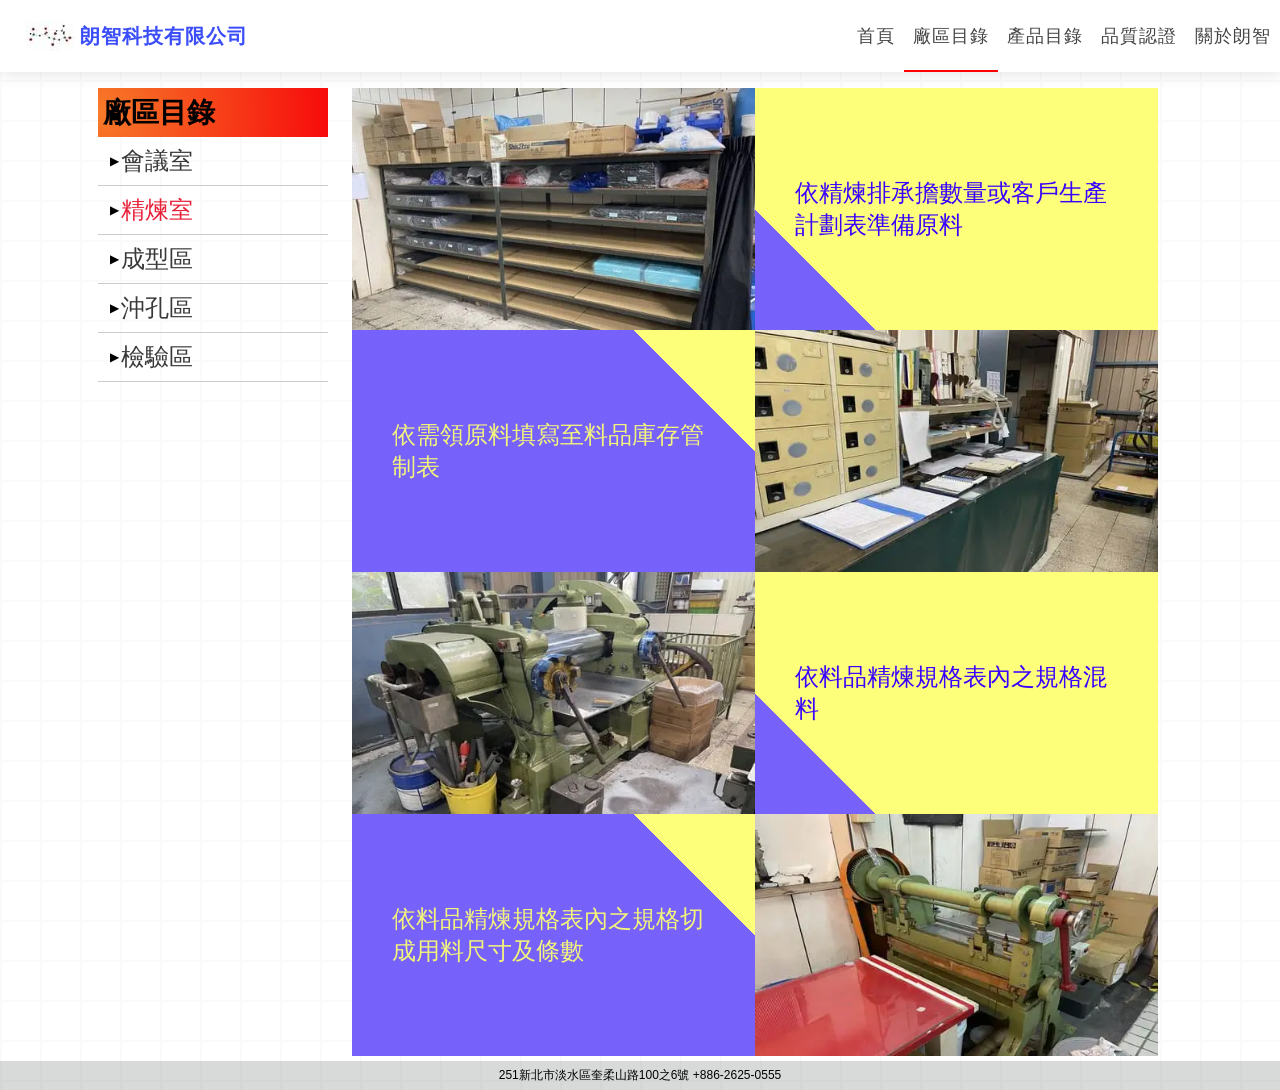
<file: index/factory/refinement.html>
<!DOCTYPE html>
<html lang="en">
<head>
   <meta charset="UTF-8">
   <meta name="viewport" content="width=device-width, initial-scale=1.0">
   <link rel="icon" href="../../img/langzhiLogo.webp" type="image/icon type">
   <link rel="stylesheet" href="../../header.css">
   <link rel="stylesheet" href="../../index.css">
   <link rel="stylesheet" href="../../rwd.css">
   <script async src="https://pagead2.googlesyndication.com/pagead/js/adsbygoogle.js?client=ca-pub-3478728486019426" crossorigin="anonymous"></script>
   <title>朗智科技有限公司</title>
   <style>
    /* 選單 */
    .factory {
      max-width: 1200px;
      width: 90%;
      margin: 0 auto 1em auto;
    }
    .factory .wrap {
      border: 1px solid rgba(108, 103, 103, 0.664);
      border-radius: 5px;
      position: relative;
    }
    .factory .display {
      flex-direction: column;
    }
    .factory .display ul {
      list-style-type: none;
      font-size: 1.3em;
    }
    .factory .display li {
      list-style-type: none;
      border-top: 1px solid rgba(102, 98, 98, 0.212);
      padding: .3em;
      cursor: pointer;
    }
    .factory .display li a{
      padding-left: .5em;
      color: #000;
    }
    .factory .display li:hover{
      background: rgba(189, 178, 178, 0.466);
      transition: .3s;
    }
    .factory .wrap > div:nth-child(1) {
      display: flex;
      justify-content: space-between;
      align-items: center;
      padding: .5em;
    }
    .factory h3 {
      font-size: 25px;
    }
    .triangle {
      font-size: 1em;
    }

    /* 圖片區和1024px選單區 */
    .container {
      max-width: 1200px;
      width: 90%;
      margin: 0 auto;
    }
    .container > .wrap {
      display: flex;
    }
    /* 1024px左邊選單區 */
    .container .option {
      width: 20%;
      font-size: 1.5em;
      padding-right: 1em;
      /* 
        為了置中使用padding-left， 
        因為右邊多了10%，所以平均分配左邊要隔5%，     
        還要扣掉padding-right的1em 
      */
      padding-left: calc(5% - 1em); 
    }
    .option h3 {
      background:radial-gradient(circle farthest-corner at left,rgb(247, 123, 41),rgb(247, 11, 11));
      padding: .2em;
    }
    .option ul li {
      display: flex;   /* 這邊設置flex為了讓圖標和自體置中 */
      align-items: center;
      border-bottom: 1px solid #ccc;
      list-style-type: none;
    }
    .option ul li a {
      line-height: 200%;
      color: rgb(58, 57, 57);
    }
    .option ul li:nth-child(2) a {
      color: rgb(231, 33, 56);
    }
    .option span {
      font-size: .5em;
      padding: 0 .2em 0 1em;
    }
    .option ul li a:hover {
      color:rgb(231, 33, 56);
      transition: 0s;
    }
    /* 變數 */
    .option .paddingL {
      padding: 0 .2em 0 1.5em;
    }
    /* 右邊廠所圖片區 */
    .office {
      width: 70%;
    }
    .office > div {
      width: 100%;
      display: flex;
      justify-content: center;
      align-items: center;
      flex-wrap: wrap;
      background:linear-gradient(45deg, rgba(108, 86, 251, 0.93) 50%,rgba(253, 255, 112, 0.93) 50%);
    }
    .office .imgWrap {
      position: relative;
      width: 50%;
      padding-top: 30%;
    }
    .office img {
      position: absolute;
      top: 0;
      left: 0;
      display: block;
      width: 100%;
      height: 100%;
    }
    .office div div {
      width: 50%;
      display: flex;
      justify-content: center;
    }
    .office div div span {
      width: 80%;
      font-size: 1.5em;
    }
    .office div div:nth-child(2) span {
      color: rgb(55, 0, 255)
    }
    .office div div:nth-child(1) span {
      color: rgb(253, 255, 112, 0.93);
    }
    @media screen and (min-width: 1025px) {
      #factory {
        display: none;
      }

      ins {
        margin-top: 10px;
      }
    }

    @media screen and (max-width: 1024px) {
      .option {
        display: none;
      }
      .office {
        width: 100%;
      }
    }
    /* 720px後把左右藍黃切換成標題 */
    @media screen and (max-width: 720px) {
      .office > div:not(:nth-of-type(2n)) {
        flex-direction: column-reverse;
      }
      .office > div > div:nth-child(1) span {
        color: rgba(58, 5, 249, 0.93);
      }
      .office > div {
        justify-content: flex-end;
        align-items: flex-end;
      }
      .office > div > div {
        width: 90%;
        justify-content: flex-end;
      }
      .office .imgWrap {
        width: 100%;
        padding-top: 60%;
      }
      .office img {
        width: 100%;
      }
      .office span {
        width: 100%;
        padding: .3em 0;
      }
      .office div div span {
        font-size: 1.3em;
      }
    }
   </style>
</head>
<body>
  <input type="checkbox" id="stretchCheck">
  <header>
    <div>
      <a href="../../index.html"><img src="../../img/langzhiLogo.webp" alt="langzhiLogo"></a>
      <h1><a href="../../index.html">朗智科技有限公司</a></h1>
    </div>
    <ul>
      <li><a href="../../index.html">首頁</a></li>
      <li><a href="../factory.html">廠區目錄</a></li>
      <li><a href="../product.html">產品目錄</a></li>
      <li><a href="../certification.html">品質認證</a></li>
      <li><a href="../about.html">關於朗智</a></li>
      <label for="stretchCheck">.</label>
    </ul>
    <span id="borderAnimate"></span>
  </header>
   <!-- 按鈕切換用div -->
  <div id="stretchBlock">
    <a href="../../index.html">首頁</a>
    <a href="../factory.html">廠區目錄</a>
    <a href="../product.html">產品目錄</a>
    <a href="../certification.html">品質認證</a>
    <a href="../about.html">關於朗智</a>
  </div> 
  <!------------------>
  <section id="factory">
    <div class="factory">
      <div class="wrap">
        <div>
          <h3>廠區目錄</h3>
          <span class="triangle">▼</span>
        </div>
        <div class="display" style="display: none">
          <ul>
            <li><a href="office.html">會議室</a></li>
            <li><a href="refinement.html">精煉室</a></li>
            <li><a href="molding.html">成型區</a></li>
            <li><a href="punching.html">沖孔區</a></li>
            <li><a href="qc.html">檢驗區</a></li>    
          </ul>
        </div>
      </div>
    </div>
  </section>

  <section class="container">
    <div class="wrap">
      <div class="option">
        <h3>廠區目錄</h3>
        <ul>
          <li><span>▶</span><a href="office.html">會議室</a></li>
          <li><span>▶</span><a href="refinement.html">精煉室</a></li>
          <li><span>▶</span><a href="molding.html">成型區</a></li>
          <li><span>▶</span><a href="punching.html">沖孔區</a></li>
          <li><span>▶</span><a href="qc.html">檢驗區</a></li>
        </ul>
        <ins 
          class="adsbygoogle"
          style="display:block"
          data-ad-client="ca-pub-3478728486019426"
          data-ad-slot="8967473428"
          data-ad-format="auto"
          data-full-width-responsive="true">
        </ins>
        <script>
          if(document.body.offsetWidth > 1024) {
            (adsbygoogle = window.adsbygoogle || []).push({});
          }   
        </script>
      </div>
      <div class="office">
        <div>
          <div class="imgWrap"><img src="img/refinement01.webp" alt="refinement01"></div>
          <div><span>依精煉排承擔數量或客戶生產計劃表準備原料</span></div>
        </div>
        <div>
          <div><span>依需領原料填寫至料品庫存管制表</span></div>
          <div class="imgWrap"><img src="img/refinement02.webp" alt="refinement02"></div> 
        </div>
        <div>
          <div class="imgWrap"><img src="img/refinement03.webp" alt="refinement03"></div>
          <div><span>依料品精煉規格表內之規格混料</span></div>
        </div>
        <div>
          <div><span>依料品精煉規格表內之規格切成用料尺寸及條數</span></div>
          <div class="imgWrap"><img src="img/refinement04.webp" alt="refinement04"></div>
        </div>
      </div>
    </div>
  </section>
  <footer>251新北市淡水區奎柔山路100之6號 +886-2625-0555</footer>
</body>
<script src="../../rwd.js"></script>
<script>
  // 1024px以下中間上面會出現下拉選單
  document.querySelector('.factory .wrap > div:nth-child(1)').addEventListener('click', () => {
    let triangle = document.querySelector('.triangle');
    let factory = document.querySelector('.factory .display');
    factory.style.display = factory.style.display === 'none' ? 'flex' : 'none'; 
    triangle.textContent = factory.style.display === 'none' ? '▼' : '▲';
  })
  // 1024px的左側選單鼠標移入會浮動
  let optionAs = [...document.querySelectorAll('.option > ul li a')];
  let optionSpan = [...document.querySelectorAll('.option > ul li span')];
  let events = ['mouseover', 'mouseout'];
  // 左側選單互動
  optionAs.forEach((a, i) => {
    events.forEach(event => {
      a.addEventListener(event, () => {
        optionSpan[i].classList.toggle('paddingL');
      });
    });
  });
  //1024px後的下拉選單
  let optionLis = [...document.querySelectorAll('.factory .wrap ul li')];
  let paths = ['office.html', 'refinement.html', 'molding.html', 'punching.html', 'qc.html', '#'];
  optionLis.forEach((li, i) => {
    li.addEventListener('click', () => {
      location.href = paths[i];
    })
  })

</script>
</html>
</file>
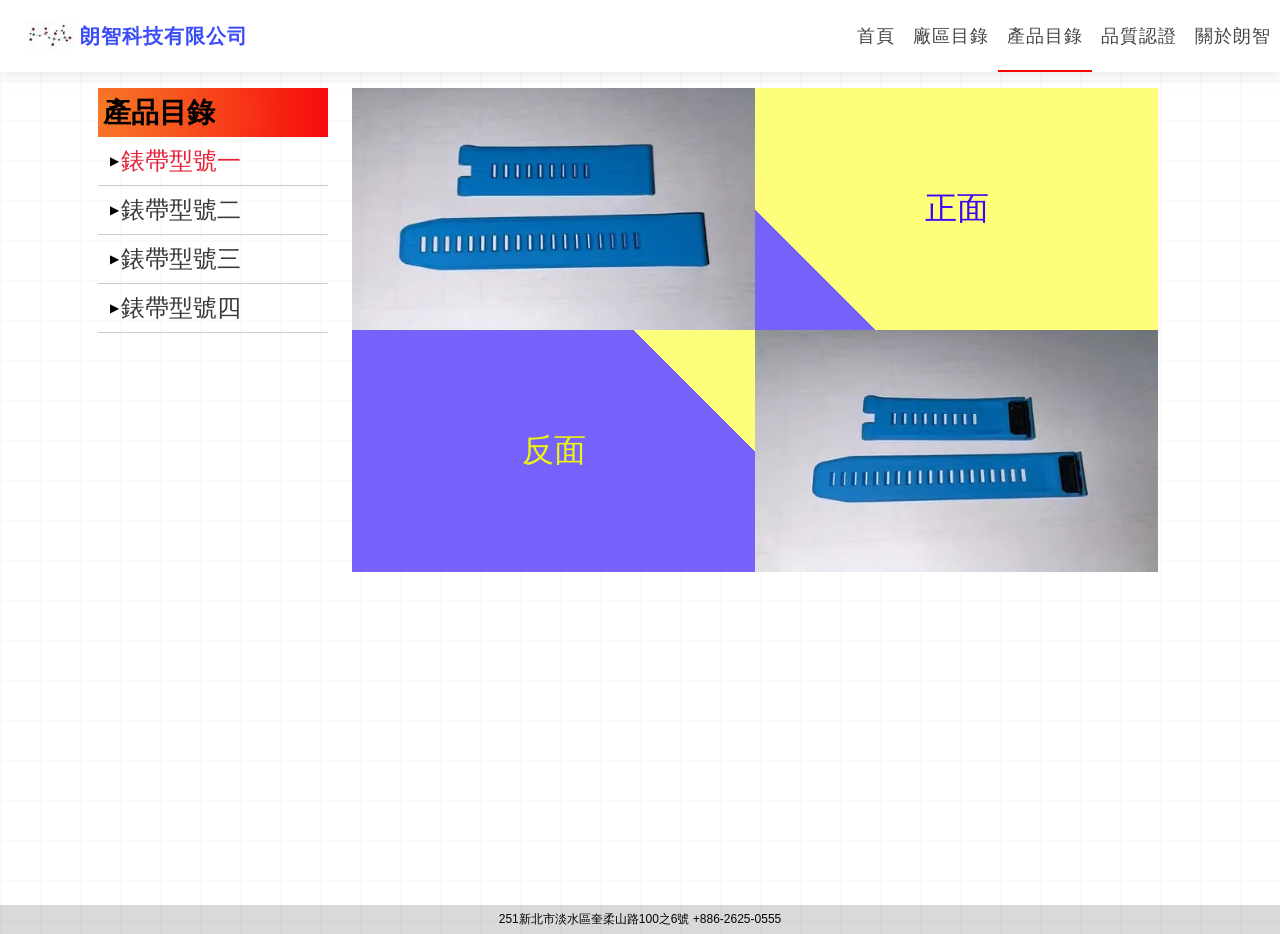
<file: index/product/watchband1.html>
<!DOCTYPE html>
<html lang="en">
<head>
   <meta charset="UTF-8">
   <meta name="viewport" content="width=device-width, initial-scale=1.0">
   <link rel="icon" href="../../img/langzhiLogo.webp" type="image/icon type">
   <link rel="stylesheet" href="../../header.css">
   <link rel="stylesheet" href="../../index.css">
   <link rel="stylesheet" href="../../rwd.css">
   <script async src="https://pagead2.googlesyndication.com/pagead/js/adsbygoogle.js?client=ca-pub-3478728486019426" crossorigin="anonymous"></script>
   <title>朗智科技有限公司</title>
   <style>
    /* 選單 */
    .factory {
      max-width: 1200px;
      width: 90%;
      margin: 0 auto 1em auto;
    }
    .factory .wrap {
      border: 1px solid rgba(108, 103, 103, 0.664);
      border-radius: 5px;
      position: relative;
    }
    .factory .display {
      flex-direction: column;
    }
    .factory .display ul {
      list-style-type: none;
      font-size: 1.3em;
    }
    .factory .display li {
      list-style-type: none;
      border-top: 1px solid rgba(102, 98, 98, 0.212);
      padding: .3em;
      cursor: pointer;
    }
    .factory .display li a{
      padding-left: .5em;
      color: #000;
    }
    .factory .display li:hover{
      background: rgba(189, 178, 178, 0.466);
      transition: .3s;
    }
    .factory .wrap > div:nth-child(1) {
      display: flex;
      justify-content: space-between;
      align-items: center;
      padding: .5em;
    }
    .factory h3 {
      font-size: 25px;
    }
    .triangle {
      font-size: 1em;
    }

    /* 圖片區和1024px選單區 */
    .container {
      max-width: 1200px;
      width: 90%;
      margin: 0 auto;
    }
    .container > .wrap {
      display: flex;
    }
    /* 1024px左邊選單區 */
    .container .option {
      width: 20%;
      font-size: 1.5em;
      padding-right: 1em;
      /* 
        為了置中使用padding-left， 
        因為右邊多了10%，所以平均分配左邊要隔5%，     
        還要扣掉padding-right的1em 
      */
      padding-left: calc(5% - 1em); 
    }
    .option h3 {
      background:radial-gradient(circle farthest-corner at left,rgb(247, 123, 41),rgb(247, 11, 11));
      padding: .2em;
    }
    .option ul li {
      display: flex;   /* 這邊設置flex為了讓圖標和自體置中 */
      align-items: center;
      border-bottom: 1px solid #ccc;
      list-style-type: none;
    }
    .option ul li a {
      line-height: 200%;
      color: rgb(58, 57, 57);
    }
    .option ul li:nth-child(1) a {
      color: rgb(231, 33, 56);
    }
    .option span {
      font-size: .5em;
      padding: 0 .2em 0 1em;
    }
    .option ul li a:hover {
      color:rgb(231, 33, 56);
      transition: 0s;
    }
    /* 變數 */
    .option .paddingL {
      padding: 0 .2em 0 1.5em;
    }
    /* 右邊廠所圖片區 */
    .office {
      width: 70%;
    }
    .office > div {
      width: 100%;
      display: flex;
      align-items: center;
      flex-wrap: wrap;
      background:linear-gradient(45deg, rgba(108, 86, 251, 0.93) 50%,rgba(253, 255, 112, 0.93) 50%);
    }
    .office .imgWrap {
      position: relative;
      width: 50%;
      padding-top: 30%;
    }
    .office img {
      position: absolute;
      top: 0;
      left: 0;
      display: block;
      width: 100%;
      height: 100%;
    }
    .office span {
      display: block;
      width: 50%;
      text-align: center;
      font-size: 2em;
    }
    .office span:nth-child(2) {
      color: rgba(58, 5, 249);
    }
    .office span:nth-child(1) {
      color: rgba(238, 246, 9);
    }
    @media screen and (min-width: 1025px) {
      #factory {
        display: none;
      }

      ins {
        margin-top: 10px;
      }
    }

    @media screen and (max-width: 1024px) {
      .option {
        display: none;
      }
      .office {
        width: 100%;
      }
    }
    /* 720px後把左右藍黃切換成標題 */
    @media screen and (max-width: 720px) {
      .office > div:not(:nth-of-type(2n)) {
        flex-direction: column-reverse;
      }
      .office > div:nth-child(2n) > span {
        color: rgba(58, 5, 249);
      }
      .office .imgWrap {
        width: 100%;
        padding-top: 60%;
      }
      .office img {
        width: 100%;
      }
      .office span {
        width: 100%;
        padding: .3em 0;
        font-size: 1.6em;
      }
    }
   </style>
</head>
<body>
  <input type="checkbox" id="stretchCheck">
  <header>
    <div>
      <a href="../../index.html"><img src="../../img/langzhiLogo.webp" alt="langzhiLogo"></a>
      <h1><a href="../../index.html">朗智科技有限公司</a></h1>
    </div>
    <ul>
      <li><a href="../../index.html">首頁</a></li>
      <li><a href="../factory.html">廠區目錄</a></li>
      <li><a href="../product.html">產品目錄</a></li>
      <li><a href="../certification.html">品質認證</a></li>
      <li><a href="../about.html">關於朗智</a></li>
      <label for="stretchCheck">.</label>
    </ul>
    <span id="borderAnimate"></span>
  </header>
  </header>
  <!-- 按鈕切換用div -->
  <div id="stretchBlock">
    <a href="../../index.html">首頁</a>
    <a href="../factory.html">廠區目錄</a>
    <a href="../product.html">產品目錄</a>
    <a href="../certification.html">品質認證</a>
    <a href="../about.html">關於朗智</a>
  </div> 
  <!------------------>
  <section id="factory">
    <div class="factory">
      <div class="wrap">
        <div>
          <h3>產品目錄</h3>
          <span class="triangle">▼</span>
        </div>
        <div class="display" style="display: none">
          <ul>
            <li><a href="watchband1.html">錶帶型號一</a></li>
            <li><a href="watchband2.html">錶帶型號二</a></li>
            <li><a href="watchband3.html">錶帶型號三</a></li>
            <li><a href="watchband4.html">錶帶型號四</a></li>
          </ul>
        </div>
      </div>
    </div>
  </section>

  <section class="container">
    <div class="wrap">
      <div class="option">
        <h3>產品目錄</h3>
        <ul>
          <li><span>▶</span><a href="watchband1.html">錶帶型號一</a></li>
          <li><span>▶</span><a href="watchband2.html">錶帶型號二</a></li>
          <li><span>▶</span><a href="watchband3.html">錶帶型號三</a></li>
          <li><span>▶</span><a href="watchband4.html">錶帶型號四</a></li>
        </ul>
        <ins 
          class="adsbygoogle"
          style="display:block"
          data-ad-client="ca-pub-3478728486019426"
          data-ad-slot="8967473428"
          data-ad-format="auto"
          data-full-width-responsive="true">
        </ins>
        <script>
          if(document.body.offsetWidth > 1024) {
            (adsbygoogle = window.adsbygoogle || []).push({});
          }   
        </script>
      </div>
      <div class="office">
        <div>
          <div class="imgWrap"><img src="img/watchband1.webp" alt="watchband1"></div>
          <span>正面</span>
        </div>
        <div>
          <span>反面</span>
          <div class="imgWrap"><img src="img/watchband2.webp" alt="watchband2"></div>
        </div>
      </div>
    </div>
  </section>
  <footer>251新北市淡水區奎柔山路100之6號 +886-2625-0555</footer>
</body>
<script src="../../rwd.js"></script>
<script>
  // 1024px以下中間上面會出現下拉選單
  document.querySelector('.factory .wrap > div:nth-child(1)').addEventListener('click', () => {
    let triangle = document.querySelector('.triangle');
    let factory = document.querySelector('.factory .display');
    factory.style.display = factory.style.display === 'none' ? 'flex' : 'none'; 
    triangle.textContent = factory.style.display === 'none' ? '▼' : '▲';
  })
  // 1024px的左側選單鼠標移入會浮動
  let optionAs = [...document.querySelectorAll('.option > ul li a')];
  let optionSpan = [...document.querySelectorAll('.option > ul li span')];
  let events = ['mouseover', 'mouseout'];
  // 1024px左側選單互動
  optionAs.forEach((a, i) => {
    events.forEach(event => {
      a.addEventListener(event, () => {
        optionSpan[i].classList.toggle('paddingL');
      });
    });
  });
  //1024px後的下拉選單
  let optionLis = [...document.querySelectorAll('.factory .wrap ul li')];
  let paths = ['watchband1.html', 'watchband2.html', 'watchband3.html', 'watchband4.html'];
  optionLis.forEach((li, i) => {
    li.addEventListener('click', () => {
      location.href = paths[i];
    })
  })
</script>
</html>
</file>
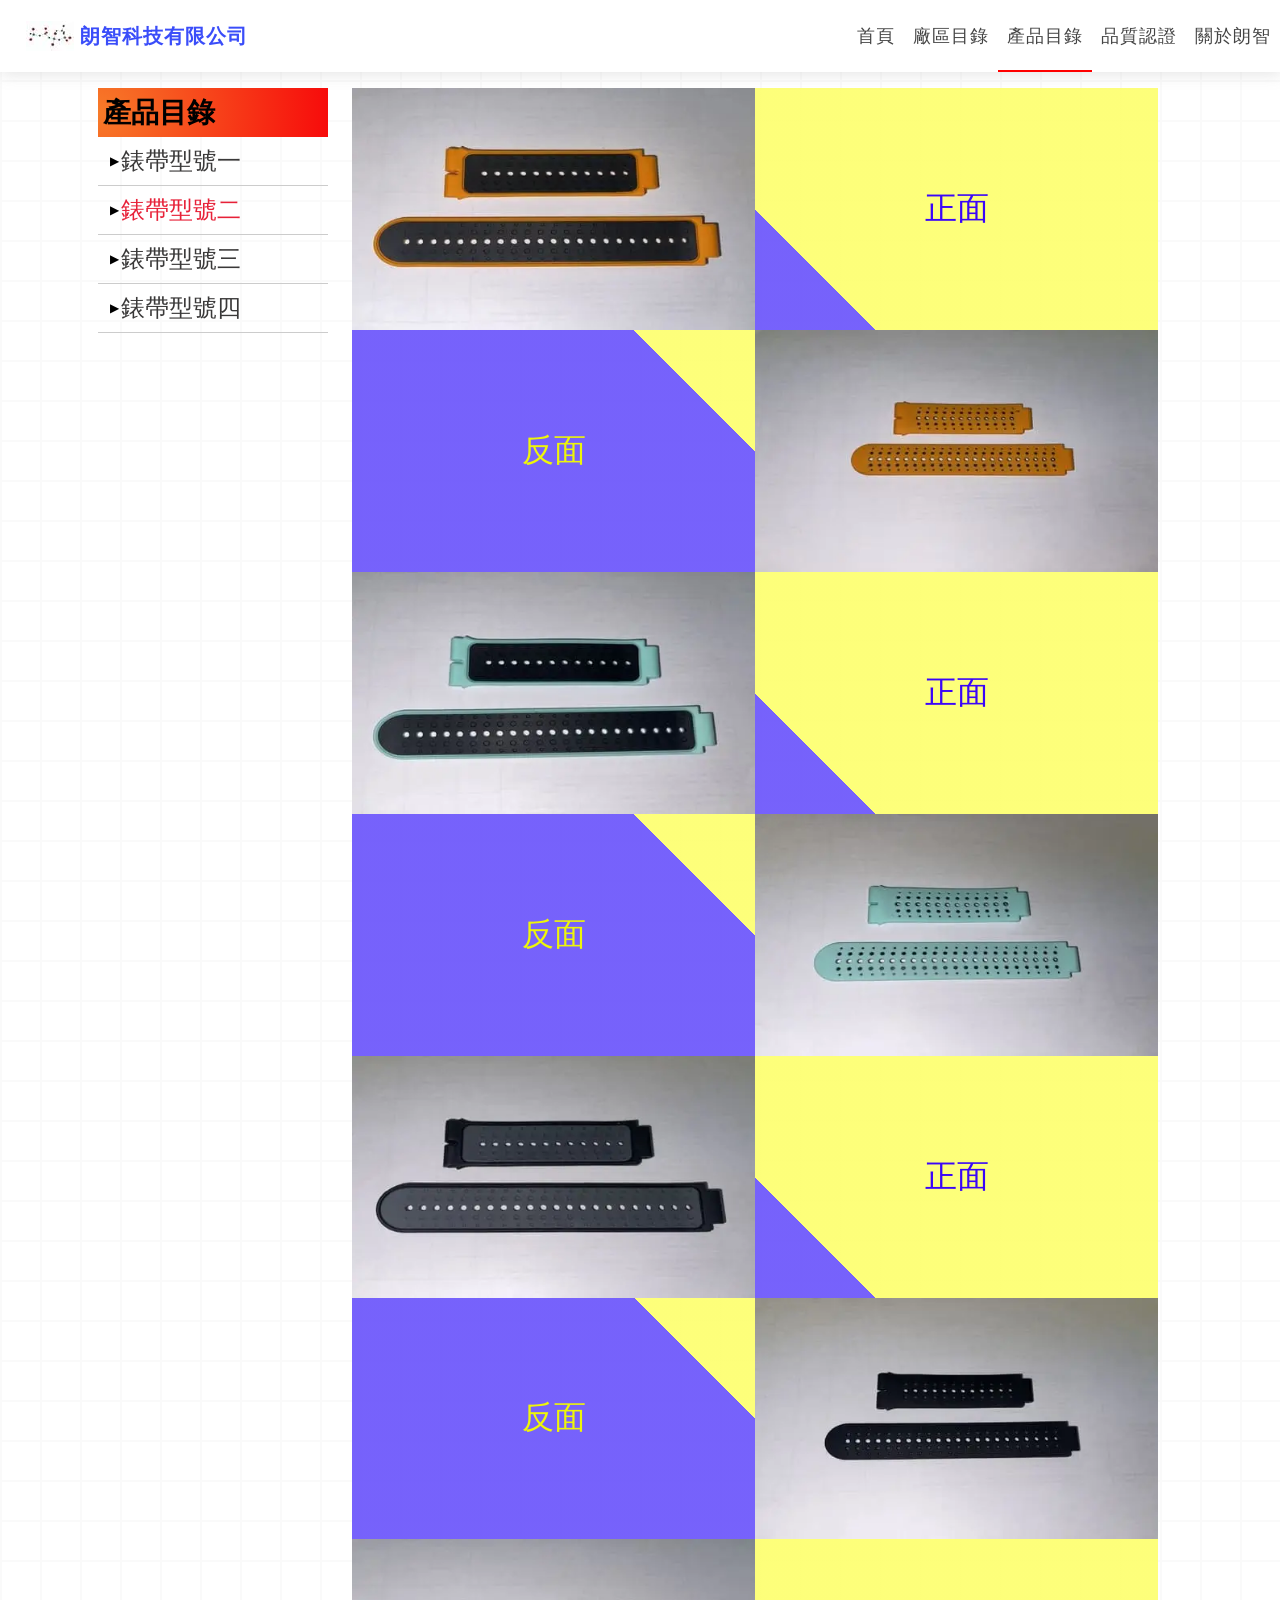
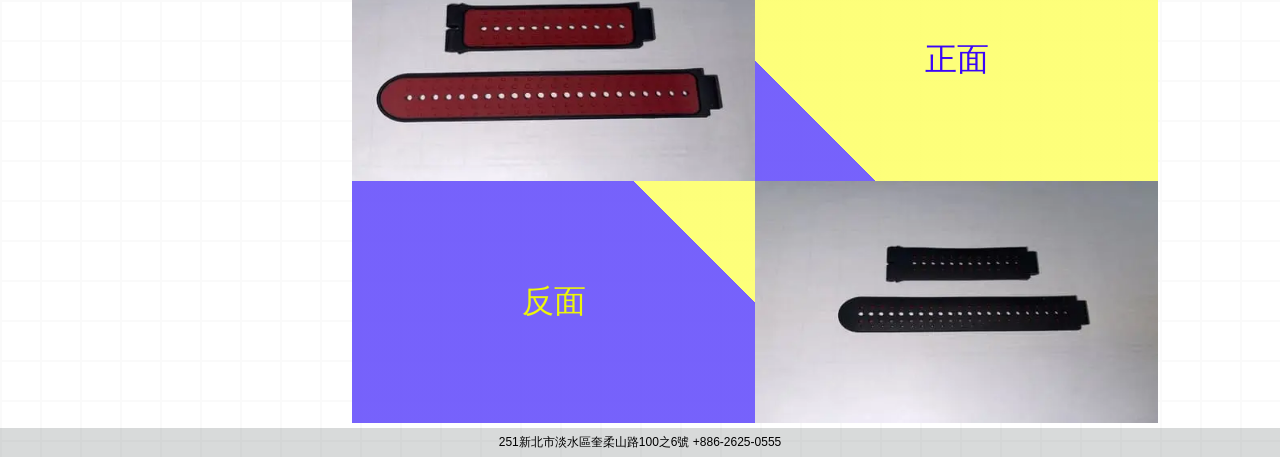
<file: index/product/watchband2.html>
<!DOCTYPE html>
<html lang="en">
<head>
   <meta charset="UTF-8">
   <meta name="viewport" content="width=device-width, initial-scale=1.0">
   <link rel="icon" href="../../img/langzhiLogo.webp" type="image/icon type">
   <link rel="stylesheet" href="../../header.css">
   <link rel="stylesheet" href="../../index.css">
   <link rel="stylesheet" href="../../rwd.css">
   <script async src="https://pagead2.googlesyndication.com/pagead/js/adsbygoogle.js?client=ca-pub-3478728486019426" crossorigin="anonymous"></script>
   <title>朗智科技有限公司</title>
   <style>
    /* 選單 */
    .factory {
      max-width: 1200px;
      width: 90%;
      margin: 0 auto 1em auto;
    }
    .factory .wrap {
      border: 1px solid rgba(108, 103, 103, 0.664);
      border-radius: 5px;
      position: relative;
    }
    .factory .display {
      flex-direction: column;
    }
    .factory .display ul {
      list-style-type: none;
      font-size: 1.3em;
    }
    .factory .display li {
      list-style-type: none;
      border-top: 1px solid rgba(102, 98, 98, 0.212);
      padding: .3em;
      cursor: pointer;
    }
    .factory .display li a{
      padding-left: .5em;
      color: #000;
    }
    .factory .display li:hover{
      background: rgba(189, 178, 178, 0.466);
      transition: .3s;
    }
    .factory .wrap > div:nth-child(1) {
      display: flex;
      justify-content: space-between;
      align-items: center;
      padding: .5em;
    }
    .factory h3 {
      font-size: 25px;
    }
    .triangle {
      font-size: 1em;
    }

    /* 圖片區和1024px選單區 */
    .container {
      max-width: 1200px;
      width: 90%;
      margin: 0 auto;
    }
    .container > .wrap {
      display: flex;
    }
    /* 1024px左邊選單區 */
    .container .option {
      width: 20%;
      font-size: 1.5em;
      padding-right: 1em;
      /* 
        為了置中使用padding-left， 
        因為右邊多了10%，所以平均分配左邊要隔5%，     
        還要扣掉padding-right的1em 
      */
      padding-left: calc(5% - 1em); 
    }
    .option h3 {
      background:radial-gradient(circle farthest-corner at left,rgb(247, 123, 41),rgb(247, 11, 11));
      padding: .2em;
    }
    .option ul li {
      display: flex;   /* 這邊設置flex為了讓圖標和自體置中 */
      align-items: center;
      border-bottom: 1px solid #ccc;
      list-style-type: none;
    }
    .option ul li a {
      line-height: 200%;
      color: rgb(58, 57, 57);
    }
    .option ul li:nth-child(2) a {
      color: rgb(231, 33, 56);
    }
    .option span {
      font-size: .5em;
      padding: 0 .2em 0 1em;
    }
    .option ul li a:hover {
      color:rgb(231, 33, 56);
      transition: 0s;
    }
    /* 變數 */
    .option .paddingL {
      padding: 0 .2em 0 1.5em;
    }
    /* 右邊廠所圖片區 */
    .office {
      width: 70%;
    }
    .office > div {
      width: 100%;
      display: flex;
      align-items: center;
      flex-wrap: wrap;
      background:linear-gradient(45deg, rgba(108, 86, 251, 0.93) 50%,rgba(253, 255, 112, 0.93) 50%);
    }
    .office .imgWrap {
      position: relative;
      width: 50%;
      padding-top: 30%;
    }
    .office img {
      position: absolute;
      top: 0;
      left: 0;
      display: block;
      width: 100%;
      height: 100%;
    }
    .office span {
      display: block;
      width: 50%;
      text-align: center;
      font-size: 2em;
    }
    .office span:nth-child(2) {
      color: rgba(58, 5, 249);
    }
    .office span:nth-child(1) {
      color: rgba(238, 246, 9);
    }
    @media screen and (min-width: 1025px) {
      #factory {
        display: none;
      }

      ins {
        margin-top: 10px;
      }
    }

    @media screen and (max-width: 1024px) {
      .option {
        display: none;
      }
      .office {
        width: 100%;
      }
    }
    /* 720px後把左右藍黃切換成標題 */
    @media screen and (max-width: 720px) {
      .office > div:not(:nth-of-type(2n)) {
        flex-direction: column-reverse;
      }
      .office > div:nth-child(2n) > span {
        color: rgba(58, 5, 249);
      }
      .office .imgWrap {
        width: 100%;
        padding-top: 60%;
      }
      .office img {
        width: 100%;
      }
      .office span {
        width: 100%;
        padding: .3em 0;
        font-size: 1.6em;
      }
    }
   </style>
</head>
<body>
  <input type="checkbox" id="stretchCheck">
  <header>
    <div>
      <a href="../../index.html"><img src="../../img/langzhiLogo.webp" alt="langzhiLogo"></a>
      <h1><a href="../../index.html">朗智科技有限公司</a></h1>
    </div>
    <ul>
      <li><a href="../../index.html">首頁</a></li>
      <li><a href="../factory.html">廠區目錄</a></li>
      <li><a href="../product.html">產品目錄</a></li>
      <li><a href="../certification.html">品質認證</a></li>
      <li><a href="../about.html">關於朗智</a></li>
      <label for="stretchCheck">.</label>
    </ul>
    <span id="borderAnimate"></span>
  </header>
  </header>
  <!-- 按鈕切換用div -->
  <div id="stretchBlock">
    <a href="../../index.html">首頁</a>
    <a href="../factory.html">廠區目錄</a>
    <a href="../product.html">產品目錄</a>
    <a href="../certification.html">品質認證</a>
    <a href="../about.html">關於朗智</a>
  </div> 
  <!------------------>
  <section id="factory">
    <div class="factory">
      <div class="wrap">
        <div>
          <h3>產品目錄</h3>
          <span class="triangle">▼</span>
        </div>
        <div class="display" style="display: none">
          <ul>
            <li><a href="watchband1.html">錶帶型號一</a></li>
            <li><a href="watchband2.html">錶帶型號二</a></li>
            <li><a href="watchband3.html">錶帶型號三</a></li>
            <li><a href="watchband4.html">錶帶型號四</a></li>
          </ul>
        </div>
      </div>
    </div>
  </section>

  <section class="container">
    <div class="wrap">
      <div class="option">
        <h3>產品目錄</h3>
        <ul>
          <li><span>▶</span><a href="watchband1.html">錶帶型號一</a></li>
          <li><span>▶</span><a href="watchband2.html">錶帶型號二</a></li>
          <li><span>▶</span><a href="watchband3.html">錶帶型號三</a></li>
          <li><span>▶</span><a href="watchband4.html">錶帶型號四</a></li>
        </ul>
        <ins 
          class="adsbygoogle"
          style="display:block"
          data-ad-client="ca-pub-3478728486019426"
          data-ad-slot="8967473428"
          data-ad-format="auto"
          data-full-width-responsive="true">
        </ins>
        <script>
          if(document.body.offsetWidth > 1024) {
            (adsbygoogle = window.adsbygoogle || []).push({});
          }   
        </script>
      </div>
      <div class="office">
        <div>
          <div class="imgWrap"><img src="img/watchband3.webp" alt="watchband3"></div>
          <span>正面</span>
        </div>
        <div>
          <span>反面</span>
          <div class="imgWrap"><img src="img/watchband4.webp" alt="watchband4"></div>
        </div>
        <div>
          <div class="imgWrap"><img src="img/watchband7.webp" alt="watchband7"></div>
          <span>正面</span>
        </div>
        <div>
          <span>反面</span>
          <div class="imgWrap"><img src="img/watchband8.webp" alt="watchband8"></div>
        </div>
        <div>
          <div class="imgWrap"><img src="img/watchband9.webp" alt="watchband9"></div>
          <span>正面</span>
        </div>
        <div>
          <span>反面</span>
          <div class="imgWrap"><img src="img/watchband10.webp" alt="watchband10"></div>
        </div>
        <div>
          <div class="imgWrap"><img src="img/watchband17.webp" alt="watchband17"></div>
          <span>正面</span>
        </div>
        <div>
          <span>反面</span>
          <div class="imgWrap"><img src="img/watchband18.webp" alt="watchband18"></div>
        </div>
      </div>
    </div>
  </section>
  <footer>251新北市淡水區奎柔山路100之6號 +886-2625-0555</footer>
</body>
<script src="../../rwd.js"></script>
<script>
  // 1024px以下中間上面會出現下拉選單
  document.querySelector('.factory .wrap > div:nth-child(1)').addEventListener('click', () => {
    let triangle = document.querySelector('.triangle');
    let factory = document.querySelector('.factory .display');
    factory.style.display = factory.style.display === 'none' ? 'flex' : 'none'; 
    triangle.textContent = factory.style.display === 'none' ? '▼' : '▲';
  })
  // 1024px的左側選單鼠標移入會浮動
  let optionAs = [...document.querySelectorAll('.option > ul li a')];
  let optionSpan = [...document.querySelectorAll('.option > ul li span')];
  let events = ['mouseover', 'mouseout'];
  // 1024px左側選單互動
  optionAs.forEach((a, i) => {
    events.forEach(event => {
      a.addEventListener(event, () => {
        optionSpan[i].classList.toggle('paddingL');
      });
    });
  });
  //1024px後的下拉選單
  let optionLis = [...document.querySelectorAll('.factory .wrap ul li')];
  let paths = ['watchband1.html', 'watchband2.html', 'watchband3.html', 'watchband4.html'];
  optionLis.forEach((li, i) => {
    li.addEventListener('click', () => {
      location.href = paths[i];
    })
  })
</script>
</html>
</file>
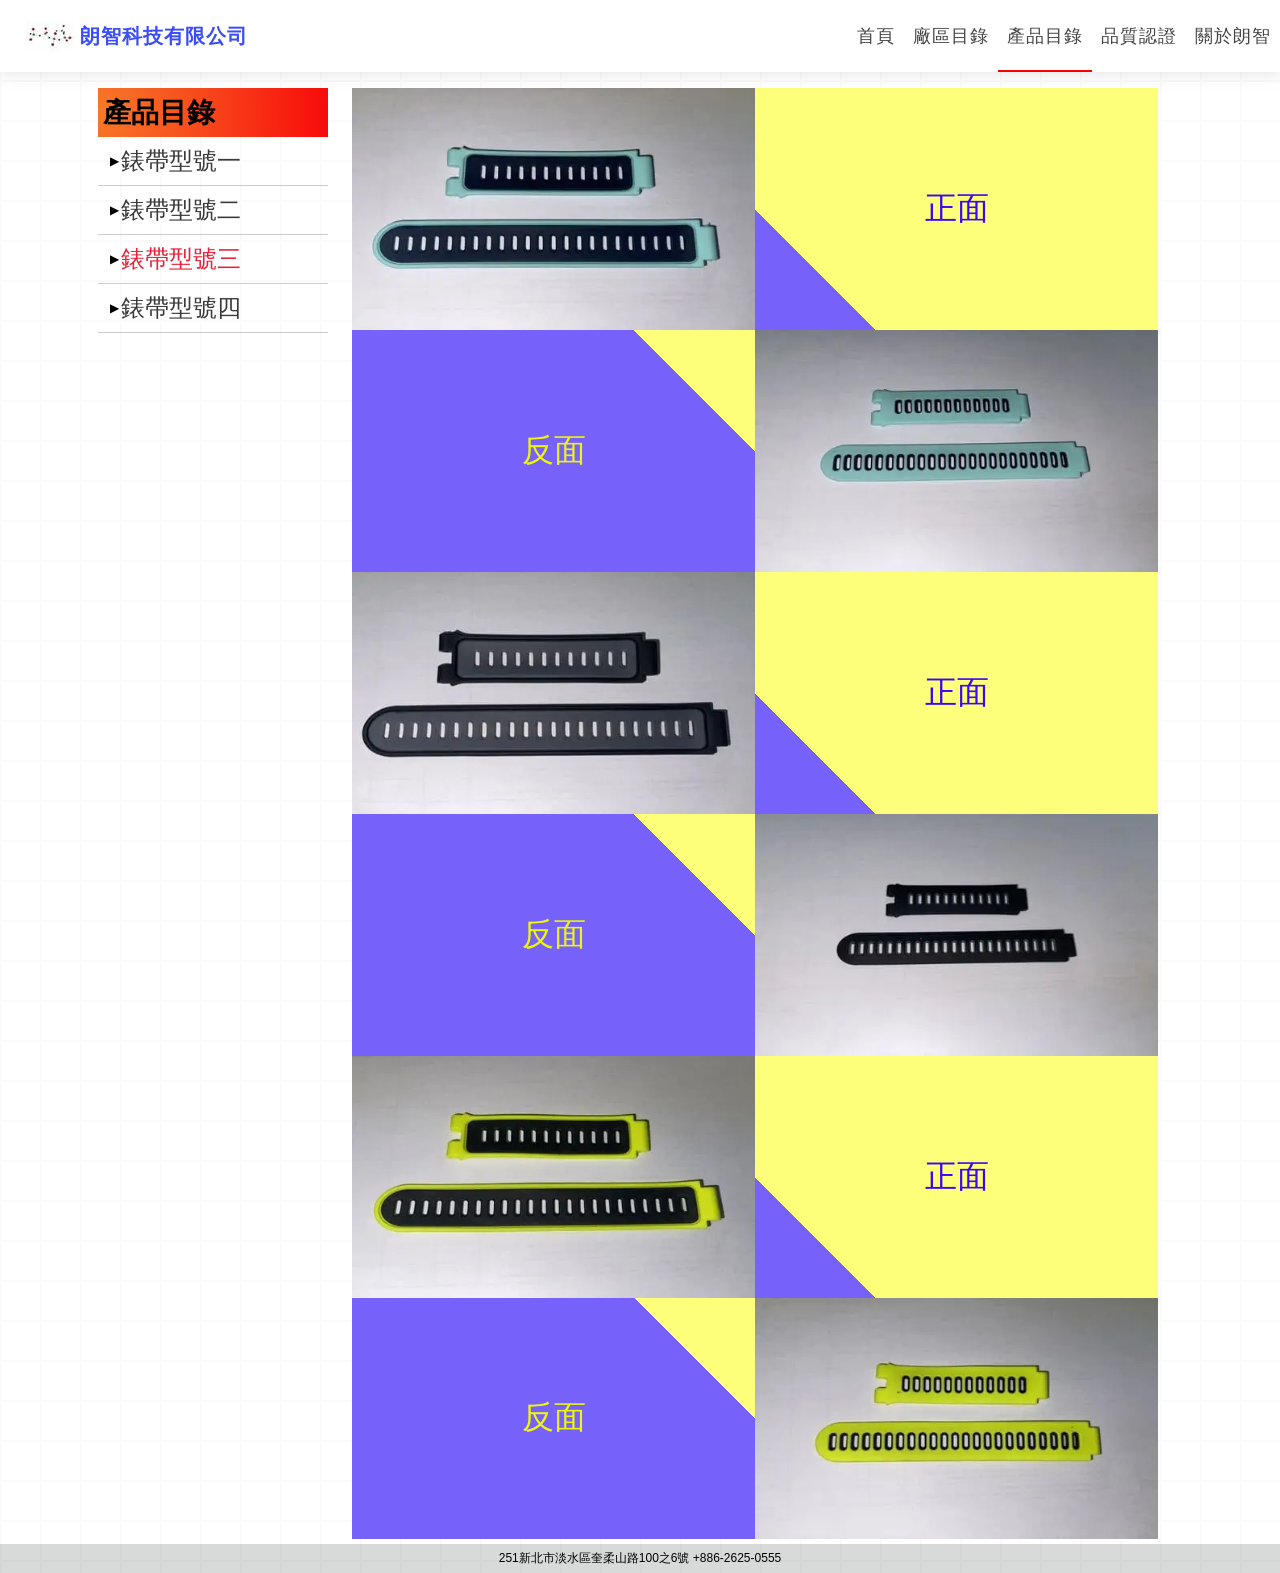
<file: index/product/watchband3.html>
<!DOCTYPE html>
<html lang="en">
<head>
   <meta charset="UTF-8">
   <meta name="viewport" content="width=device-width, initial-scale=1.0">
   <link rel="icon" href="../../img/langzhiLogo.webp" type="image/icon type">
   <link rel="stylesheet" href="../../header.css">
   <link rel="stylesheet" href="../../index.css">
   <link rel="stylesheet" href="../../rwd.css">
   <script async src="https://pagead2.googlesyndication.com/pagead/js/adsbygoogle.js?client=ca-pub-3478728486019426" crossorigin="anonymous"></script>
   <title>朗智科技有限公司</title>
   <style>
    /* 選單 */
    .factory {
      max-width: 1200px;
      width: 90%;
      margin: 0 auto 1em auto;
    }
    .factory .wrap {
      border: 1px solid rgba(108, 103, 103, 0.664);
      border-radius: 5px;
      position: relative;
    }
    .factory .display {
      flex-direction: column;
    }
    .factory .display ul {
      list-style-type: none;
      font-size: 1.3em;
    }
    .factory .display li {
      list-style-type: none;
      border-top: 1px solid rgba(102, 98, 98, 0.212);
      padding: .3em;
      cursor: pointer;
    }
    .factory .display li a{
      padding-left: .5em;
      color: #000;
    }
    .factory .display li:hover{
      background: rgba(189, 178, 178, 0.466);
      transition: .3s;
    }
    .factory .wrap > div:nth-child(1) {
      display: flex;
      justify-content: space-between;
      align-items: center;
      padding: .5em;
    }
    .factory h3 {
      font-size: 25px;
    }
    .triangle {
      font-size: 1em;
    }

    /* 圖片區和1024px選單區 */
    .container {
      max-width: 1200px;
      width: 90%;
      margin: 0 auto;
    }
    .container > .wrap {
      display: flex;
    }
    /* 1024px左邊選單區 */
    .container .option {
      width: 20%;
      font-size: 1.5em;
      padding-right: 1em;
      /* 
        為了置中使用padding-left， 
        因為右邊多了10%，所以平均分配左邊要隔5%，     
        還要扣掉padding-right的1em 
      */
      padding-left: calc(5% - 1em); 
    }
    .option h3 {
      background:radial-gradient(circle farthest-corner at left,rgb(247, 123, 41),rgb(247, 11, 11));
      padding: .2em;
    }
    .option ul li {
      display: flex;   /* 這邊設置flex為了讓圖標和自體置中 */
      align-items: center;
      border-bottom: 1px solid #ccc;
      list-style-type: none;
    }
    .option ul li a {
      line-height: 200%;
      color: rgb(58, 57, 57);
    }
    .option ul li:nth-child(3) a {
      color: rgb(231, 33, 56);
    }
    .option span {
      font-size: .5em;
      padding: 0 .2em 0 1em;
    }
    .option ul li a:hover {
      color:rgb(231, 33, 56);
      transition: 0s;
    }
    /* 變數 */
    .option .paddingL {
      padding: 0 .2em 0 1.5em;
    }
    /* 右邊廠所圖片區 */
    .office {
      width: 70%;
    }
    .office > div {
      width: 100%;
      display: flex;
      align-items: center;
      flex-wrap: wrap;
      background:linear-gradient(45deg, rgba(108, 86, 251, 0.93) 50%,rgba(253, 255, 112, 0.93) 50%);
    }
    .office .imgWrap {
      position: relative;
      width: 50%;
      padding-top: 30%;
    }
    .office img {
      position: absolute;
      top: 0;
      left: 0;
      display: block;
      width: 100%;
      height: 100%;
    }
    .office span {
      display: block;
      width: 50%;
      text-align: center;
      font-size: 2em;
    }
    .office span:nth-child(2) {
      color: rgba(58, 5, 249);
    }
    .office span:nth-child(1) {
      color: rgba(238, 246, 9);
    }
    @media screen and (min-width: 1025px) {
      #factory {
        display: none;
      }

      ins {
        margin-top: 10px;
      }
    }

    @media screen and (max-width: 1024px) {
      .option {
        display: none;
      }
      .office {
        width: 100%;
      }
    }
    /* 720px後把左右藍黃切換成標題 */
    @media screen and (max-width: 720px) {
      .office > div:not(:nth-of-type(2n)) {
        flex-direction: column-reverse;
      }
      .office > div:nth-child(2n) > span {
        color: rgba(58, 5, 249);
      }
      .office .imgWrap {
        width: 100%;
        padding-top: 60%;
      }
      .office img {
        width: 100%;
      }
      .office span {
        width: 100%;
        padding: .3em 0;
        font-size: 1.6em;
      }
    }
   </style>
</head>
<body>
  <input type="checkbox" id="stretchCheck">
  <header>
    <div>
      <a href="../../index.html"><img src="../../img/langzhiLogo.webp" alt="langzhiLogo"></a>
      <h1><a href="../../index.html">朗智科技有限公司</a></h1>
    </div>
    <ul>
      <li><a href="../../index.html">首頁</a></li>
      <li><a href="../factory.html">廠區目錄</a></li>
      <li><a href="../product.html">產品目錄</a></li>
      <li><a href="../certification.html">品質認證</a></li>
      <li><a href="../about.html">關於朗智</a></li>
      <label for="stretchCheck">.</label>
    </ul>
    <span id="borderAnimate"></span>
  </header>
  </header>
  <!-- 按鈕切換用div -->
  <div id="stretchBlock">
    <a href="../../index.html">首頁</a>
    <a href="../factory.html">廠區目錄</a>
    <a href="../product.html">產品目錄</a>
    <a href="../certification.html">品質認證</a>
    <a href="../about.html">關於朗智</a>
  </div> 
  <!------------------>
  <section id="factory">
    <div class="factory">
      <div class="wrap">
        <div>
          <h3>產品目錄</h3>
          <span class="triangle">▼</span>
        </div>
        <div class="display" style="display: none">
          <ul>
            <li><a href="watchband1.html">錶帶型號一</a></li>
            <li><a href="watchband2.html">錶帶型號二</a></li>
            <li><a href="watchband3.html">錶帶型號三</a></li>
            <li><a href="watchband4.html">錶帶型號四</a></li>
          </ul>
        </div>
      </div>
    </div>
  </section>

  <section class="container">
    <div class="wrap">
      <div class="option">
        <h3>產品目錄</h3>
        <ul>
          <li><span>▶</span><a href="watchband1.html">錶帶型號一</a></li>
          <li><span>▶</span><a href="watchband2.html">錶帶型號二</a></li>
          <li><span>▶</span><a href="watchband3.html">錶帶型號三</a></li>
          <li><span>▶</span><a href="watchband4.html">錶帶型號四</a></li>
        </ul>
        <ins 
          class="adsbygoogle"
          style="display:block"
          data-ad-client="ca-pub-3478728486019426"
          data-ad-slot="8967473428"
          data-ad-format="auto"
          data-full-width-responsive="true">
        </ins>
        <script>
          if(document.body.offsetWidth > 1024) {
            (adsbygoogle = window.adsbygoogle || []).push({});
          }   
        </script>
      </div>
      <div class="office">
        <div>
          <div class="imgWrap"><img src="img/watchband5.webp" alt="watchband5"></div>
          <span>正面</span>
        </div>
        <div>
          <span>反面</span>
          <div class="imgWrap"><img src="img/watchband6.webp" alt="watchband6"></div>
        </div>
        <div>
          <div class="imgWrap"><img src="img/watchband11.webp" alt="watchband11"></div>
          <span>正面</span>
        </div>
        <div>
          <span>反面</span>
          <div class="imgWrap"><img src="img/watchband12.webp" alt="watchband12"></div>
        </div>
        <div>
          <div class="imgWrap"><img src="img/watchband15.webp" alt="watchband15"></div>
          <span>正面</span>
        </div>
        <div>
          <span>反面</span>
          <div class="imgWrap"><img src="img/watchband16.webp" alt="watchband16"></div>
        </div>
      </div>
    </div>
  </section>
  <footer>251新北市淡水區奎柔山路100之6號 +886-2625-0555</footer>
</body>
<script src="../../rwd.js"></script>
<script>
  // 1024px以下中間上面會出現下拉選單
  document.querySelector('.factory .wrap > div:nth-child(1)').addEventListener('click', () => {
    let triangle = document.querySelector('.triangle');
    let factory = document.querySelector('.factory .display');
    factory.style.display = factory.style.display === 'none' ? 'flex' : 'none'; 
    triangle.textContent = factory.style.display === 'none' ? '▼' : '▲';
  })
  // 1024px的左側選單鼠標移入會浮動
  let optionAs = [...document.querySelectorAll('.option > ul li a')];
  let optionSpan = [...document.querySelectorAll('.option > ul li span')];
  let events = ['mouseover', 'mouseout'];
  // 1024px左側選單互動
  optionAs.forEach((a, i) => {
    events.forEach(event => {
      a.addEventListener(event, () => {
        optionSpan[i].classList.toggle('paddingL');
      });
    });
  });
  //1024px後的下拉選單
  let optionLis = [...document.querySelectorAll('.factory .wrap ul li')];
  let paths = ['watchband1.html', 'watchband2.html', 'watchband3.html', 'watchband4.html'];
  optionLis.forEach((li, i) => {
    li.addEventListener('click', () => {
      location.href = paths[i];
    })
  })
</script>
</html>
</file>
<file: header.css>
* {
  margin: 0;
  padding: 0;
}

@font-face {
  font-family: 'Noto Sans TC';
  font-style: normal;
  font-weight: 300;
  font-display: swap;
  src: url(https://fonts.gstatic.com/s/notosanstc/v26/-nFkOG829Oofr2wohFbTp9i9kwMvDrVO3cuHnQmVtV4N3QDXzPiowFVyhy21F93pzxLWunL8lQ.0.woff2) format('woff2');
  unicode-range: U+1f921-1f930, U+1f932-1f935, U+1f937-1f939, U+1f940-1f944, U+1f947-1f94a, U+1f950-1f95f, U+1f962-1f967, U+1f969-1f96a, U+1f980-1f981, U+1f984-1f98d, U+1f990-1f992, U+1f994-1f996, U+1f9c0, U+1f9d0, U+1f9d2, U+1f9d4, U+1f9d6, U+1f9d8, U+1f9da, U+1f9dc-1f9dd, U+1f9df-1f9e2, U+1f9e5-1f9e6, U+20024, U+20487, U+20779, U+20c41, U+20c78, U+20d71, U+20e98, U+20ef9, U+2107b, U+210c1, U+22c51, U+233b4, U+24a12, U+2512b, U+2546e, U+25683, U+267cc, U+269f2, U+27657, U+282e2, U+2898d, U+29d5a, U+f0001-f0005, U+f0019, U+f009b, U+f0101-f0104, U+f012b, U+f01ba, U+f01d6, U+f0209, U+f0217, U+f0223-f0224, U+fc355, U+fe327, U+fe517, U+feb97, U+fffb4;
}
/* overflow-y確保滾動條不會消失 */
html {
  height: 100%;
  overflow-y: scroll;
}
body {
  height: 100%;
  font-family: 'Noto Sans TC', sans-serif;
  background-color: #ffffff;
  opacity: 1;
  background-image:  linear-gradient(#fafafa 2px, transparent 2px), linear-gradient(to right, #fafafa 2px, #ffffff 2px);
  background-size: 40px 40px;
}
/* 導覽列 */
header{
  width: 100%;
  display: flex;
  justify-content: space-between;
  margin-bottom: 1em;
  background: #fff;
  box-shadow: 1px 2px 15px rgba(132, 131, 131, 0.218);
  position: relative;
  z-index: 10;
}
/* 導覽列左邊 */
header div:nth-child(1) {
  display: flex;
  align-items: center;
  font-size: 20px;
  width: 25%;
  letter-spacing: 1px;
  padding: .8em 0 .8em 1em; 
}
header img {
  width: 2.4em;
  height: 1.5em;
}
header div a{
  font-size: 20px;
  font-weight: 800;
  padding-left: .3em;
  color: rgb(58, 77, 249);
}
/* 導導覽列右邊 */
header ul {
  width: 75%;
  display: flex;
  justify-content: flex-end;
  align-items: center;
}
header ul li {
  display: flex;
  align-items: center;
  font-size: 18px;
  height: 100%;
  letter-spacing: 1px;
  line-height: 4em;
  list-style-type: none;
  padding: 0 .5em;
}

header ul li > a {
  display: block;
}

/* 個別數值調整 */
a {
  text-decoration: none;
  color: rgba(36, 35, 35, 0.848);
}

img {
  position: relative;
  vertical-align: middle;
}

h1 {
  font-size: 18px;
  font-weight: 500;
}

/* 720px隱藏選單 */
#stretchBlock {
  height: 0;
  display: flex;
  flex-direction: column;
  transition: .3s;
}
#stretchBlock > a {
  position: relative;
  font-size: 1.1em;
  width: 100%;
  height: 24px;
  text-align: center;
  padding: 12px 0;
  z-index: -1;
  top: -256px;
  transition: top .3s;
}
#stretchBlock > a:hover {
  background: rgba(21, 20, 20, 0.27);
  color: #fff;
}
/* -------- */  
/* 720px選單伸縮動畫 */
ul > label { /* 選單點擊處 */
  width: 3em;
  line-height: 4em;
  position: absolute;
  top: 0;
  right: 0;
  opacity: 0;
}
#stretchCheck { /* 選單觸發按鈕 */
  position: absolute;
  left: -100%;
  opacity: 0;
  z-index: -1;
}
#stretchCheck:checked ~ #stretchBlock{
  height: 256px;
} 
#stretchCheck:checked ~ #stretchBlock > a{
  top: 0;
  z-index: 1;
} 
/* 720px選單點擊後變為X */
@keyframes menu720 {
  from {
    opacity: 100;
  }
  to {
    opacity: 0;
  }
}
@keyframes menu720-1 {
  0% { 
    transform: rotate(0deg);
    top: -4px; 
  }
  50% { 
    top: 8px; 
  }
  100% { 
    transform: rotate(45deg);
    top: 8px;
   }
}
@keyframes menu720-2 {
  0% { 
    transform: rotate(0deg);
    bottom: -4px; 
  }
  50% { 
    bottom: 8px;
  }
  100% { 
    transform: rotate(-45deg);
    bottom: 8px;
  }
}

header ul .menu720{
  animation: menu720 .2s forwards;
}

header ul .menu720-1 {
  animation: menu720-1 .4s forwards;
  margin: 0;
}
header ul .menu720-2 {
  animation: menu720-2 .4s forwards;
  margin: 0;
}

header ul .menu720-reverse {
  animation: menu720 .6s reverse forwards;
}
header ul .menu720-reverse-1 {
  animation: menu720-1 .4s reverse forwards;
  margin: 0;
}
header ul .menu720-reverse-2 {
  animation: menu720-2 .4s reverse forwards;
  margin: 0;
}

.cross1 {
  top: 12px;
  transform: rotate(45deg);
}
.cross2 {
  bottom: 12px;
  transform: rotate(-45deg);
} 
.cross3 {
  opacity: 0;
}
/* ---------------- */

footer {
  position: absolute;
  width: 100%;
  padding: 6px 0;
  background: rgba(41, 54, 54, 0.181);
  text-align: center;
  font-size: 12px;
  opacity: 0;
}

/* header紅色底線，動畫用 */
#borderAnimate {
  position: absolute;
  width: 56px;
  height: 2px;
  background-color: #f00;
  bottom: 0;
}
/* --------------------- */
</file>
<file: index.css>
/* 輪播圖 */
.slideShow {
  max-width: 1200px;
  margin: 0 auto;
  padding-bottom: .8em;
}
.slideShow .wrap{
  width: 100%;
  overflow: hidden;
  position: relative;
}
.slideShow .wrap .imgs{
  width: 100%;
  display: flex;
}
/* 這裡shrink防止圖片因為flex收縮變形 */
.slideShow .wrap .imgs img {
  flex-shrink: 0;
}
/* slideShow的切換按鈕 */
.imgSwitch {
  display: flex;
  justify-content: center;
  position: absolute;
  width: 100px;
  bottom: 0;
  left: 0;
  right: 0;
  margin: 0 auto 3px auto;
}
.imgSwitch > span {
  background: rgba(30, 30, 30, 0.5);
  border-radius: 100%;
  width: 1.2em;
  height: 1.2em;
  margin: 0 .3em;
  cursor: pointer;
}
.imgSwitch > .targetColor{
  background: rgba(30, 30, 30, .8);
}
.imgSwitch > span:hover{
  background: rgba(30, 30, 30, .8);
}

/* 內容 */
.content {
  max-width: 1200px;
  margin: 0 auto;
  font-size: .85em;
}

.content a {
  font-size: 1.3em;
  line-height: 2em;
  color: rgba(43, 42, 42, 0.821);
}

.content a:hover {
  color: rgb(231, 33, 56); 
  transition: 0s;
}

.content h2 {
  font-size: 1.6em;
  color: rgba(206, 50, 50, 0.861);
}

.content > .wrap{
  display: flex;
}

.row {
  display: flex;
  width: 100%;
  margin: .2em 0;
}
/* 左邊內容 */
.article1 {
  width: 60%;
  display: flex;
  box-shadow: 2px 0px rgba(132, 131, 131, 0.218);
}

.article1 > div{
  width: 50%;
}

.article1 .row > .wrap {
  width: 90%;
  display: flex;
  justify-content: center;
}

.article1 .row > .wrap > div {
  width: 50%;
}

.article1 > div:nth-child(2) {
  padding-left: 2em;
}

/* 右邊內容 */
.content .article2 {
  width: 40%;
  box-sizing: border-box;
  padding-left: 2em;
}

.content .article2 .wrap {
  width: 100%;
  position: relative;
}

.content .article2 span {
  font-size: 1em;
  padding-right: .2em;
}

/* 裝飾  */
.content h2 {
  position: relative;
  padding-bottom: .3em;
}

/* article的h2文字體下面的底線 */
h2::before {
  content: '';
  width: 4em;
  height: 1px;
  background: rgba(0, 0, 0);
  position: absolute;
  left: 0;
  top: 90%;
} 

h2::after {
  content: '';
  width: 100%;
  height: 1px;
  background: rgba(28, 25, 25, 0.25);
  position: absolute;
  left: 0;
  top: 90%;
} 

.article2 .wrap::after {
  content: '';
  width: 100%;
  height: 1px;
  background: rgba(28, 25, 25, 0.25);
  position: absolute;
  left: 0;
  top: 90%;
}
/* ---------------------- */

.imgIcon {
  margin-top: .5em;
  max-width: 100%;
}

/* font-awsome */
svg {
  font-size: 1em;
  padding-right: 4px;
}

.text1 svg {
  color: rgb(255, 6, 122);
}

.text2 svg {
  color: rgb(78, 8, 255);
}
</file>
<file: rwd.css>
/* RWD */
@media screen and (min-width: 720px) {
  header ul li:hover a{
    color: rgb(255, 0, 0);
    transition: .5s;
  }
 
  ul > label {
    display: none;
  }
}

@media screen and (max-width: 1024px) {
  header ul li {
    font-size: 16px;
    letter-spacing: 0;
  }

  header > #borderAnimate {
    display: none;
  }

  .slideShow { /* 把上方padding-top去掉 */
    padding-top: 0;
  }
  .content > .wrap {
    flex-direction: column;
  }
  .content .article1 {
    width: 100%;
    text-align: center;
  }

  .article1 .row {
    justify-content: center;
  }

  .article1 > .row > .wrap {
    width: 80%;
  }

  .content .article2 {
    width: 100%;
    text-align: center;
  }

  /* h2標題下面的線置中 */
  h2::before { 
    left: 0;
    right: 0;
    margin: auto;
  } 
  /* ----------------- */
}

@media screen and (max-width: 720px) {
  header div:nth-child(1) {
    width: 50%;
  }

  header div h1 > a {
    font-size: 1em;
  }

  /* 導覽列中文字體變成選單 */
  header ul {
    width: 3em;
    flex-direction: column;
    justify-content: center;
  }
  header ul li{
    list-style-type: none;
    letter-spacing: 0;
    line-height: 0;
    width: 1.6em;
    height: 4px;
    margin: .25em 0;
    padding: 0;
    background: rgba(70, 67, 67, 0.801);
    position: relative;
  }
  header ul li > a{
    display: none;
  }
  header ul li:nth-child(2n+2) {
    display: none;
  }

  ul > label {
    display: block;
  }
  /* --------------------------- */

  .slideShow {
    display: none;
  }
  .content .article1 {
    flex-direction: column;
  }
  .content .article1 > div {
    width: 100%;
  }

  /* 因為手機都是一個圖片一版面，所以不需要padding-left */
  .content .article1 > div:nth-child(2) { 
    padding-left: 0;
  }

  .article1 .row > .wrap {
    width: 80%;
  }
  
  .content .article2 {
    padding-left: 0;
  }
  .content a {
    font-size: 1.3em;
  }
  /* --------------------------- */

  /* 這裡css沒寫好，還沒完全理解nth-child和nth-of-type的用法 */
  .content .article1 div:nth-child(2) h2{
    padding-top: 16px;
  }

  .content .article2 h2 {
    padding-top: 16px;
  }
  /* -------------------------------------------------- */
}
</file>
